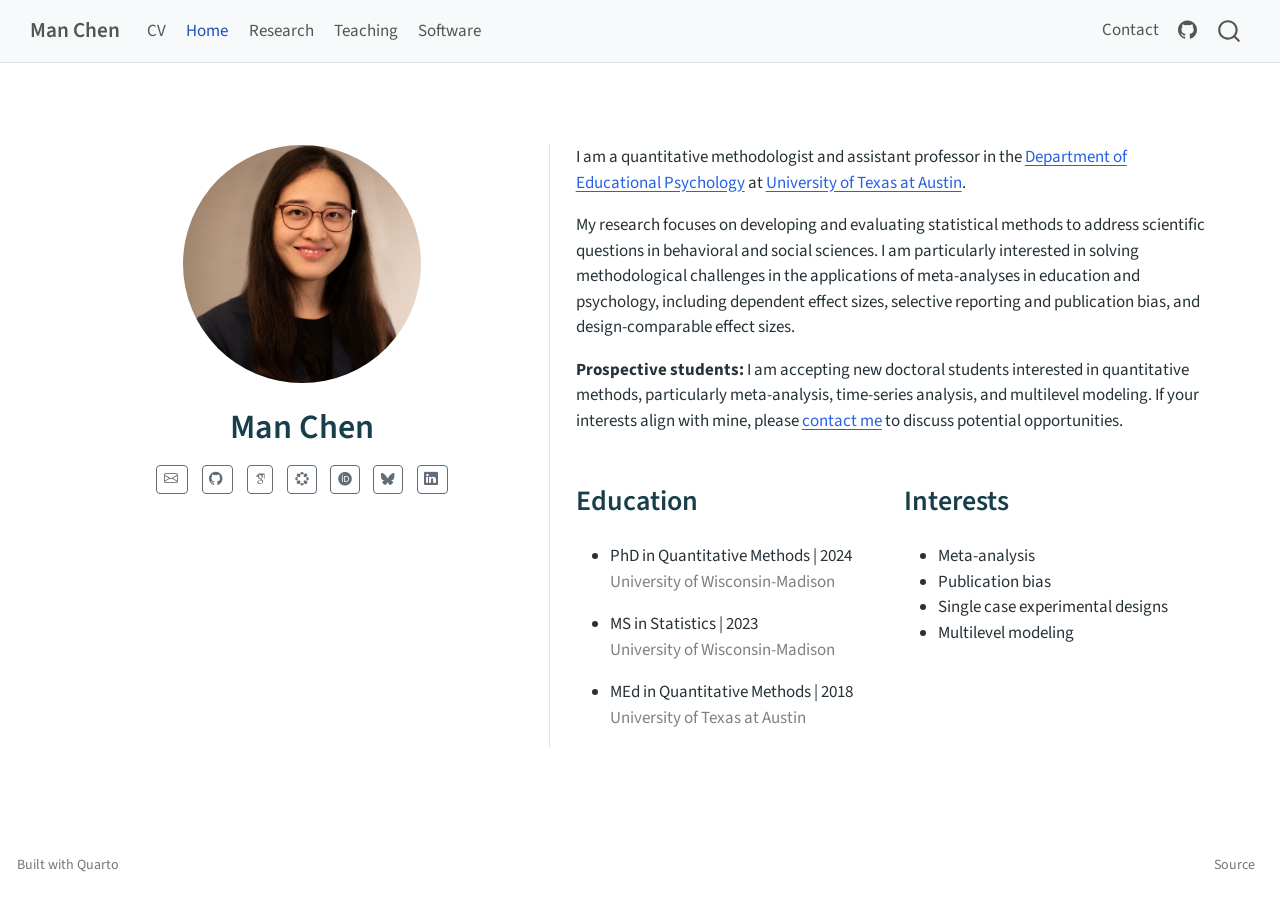
<file: docs/index.html>
<!DOCTYPE html>
<html xmlns="http://www.w3.org/1999/xhtml" lang="en" xml:lang="en"><head>

<meta charset="utf-8">
<meta name="generator" content="quarto-1.10.18">

<meta name="viewport" content="width=device-width, initial-scale=1.0, user-scalable=yes">


<title>Man Chen</title>
<style>
/* Default styles provided by pandoc.
** See https://pandoc.org/MANUAL.html#variables-for-html for config info.
*/
span.smallcaps{font-variant: small-caps;}
div.columns{display: flex; gap: 1.5em;}
div.column{flex: auto;}
@media screen {
div.columns{gap: min(4vw, 1.5em);}
div.column{overflow-x: auto;}
}
div.hanging-indent{margin-left: 1.5em; text-indent: -1.5em;}
ul.task-list{list-style: none;}
ul.task-list li input[type="checkbox"] {
  width: 0.8em;
  margin: 0 0.8em 0.2em -1em; /* quarto-specific, see https://github.com/quarto-dev/quarto-cli/issues/4556 */ 
  vertical-align: middle;
}
</style>


<script src="site_libs/quarto-nav/quarto-nav.js"></script>
<script src="site_libs/quarto-nav/headroom.min.js"></script>
<script src="site_libs/clipboard/clipboard.min.js"></script>
<script src="site_libs/quarto-search/autocomplete.umd.js"></script>
<script src="site_libs/quarto-search/fuse.min.js"></script>
<script src="site_libs/quarto-search/quarto-search.js"></script>
<meta name="quarto:offset" content="./">
<script src="site_libs/quarto-html/quarto.js" type="module"></script>
<script src="site_libs/quarto-html/tabsets/tabsets.js" type="module"></script>
<script src="site_libs/quarto-html/popper.min.js"></script>
<script src="site_libs/quarto-html/tippy.umd.min.js"></script>
<link href="site_libs/quarto-html/tippy.css" rel="stylesheet">
<link href="site_libs/quarto-html/quarto-syntax-highlighting-64a204ab8560d761af7679ceaba22944.css" rel="stylesheet" id="quarto-text-highlighting-styles">
<script src="site_libs/bootstrap/bootstrap.min.js"></script>
<link href="site_libs/bootstrap/bootstrap-icons.css" rel="stylesheet">
<link href="site_libs/bootstrap/bootstrap-ea1971949f186b5d7ecce1fd3cf000e4.min.css" rel="stylesheet" append-hash="true" id="quarto-bootstrap" data-mode="light">
<link href="site_libs/quarto-contrib/academicons-1.9.4/all.css" rel="stylesheet">
<link href="site_libs/quarto-contrib/academicons-1.9.4/size.css" rel="stylesheet">
<link href="site_libs/quarto-contrib/fontawesome6-6.7.2/all.min.css" rel="stylesheet">
<link href="site_libs/quarto-contrib/fontawesome6-6.7.2/latex-fontsize.css" rel="stylesheet">
<script id="quarto-search-options" type="application/json">{
  "location": "navbar",
  "copy-button": false,
  "collapse-after": 3,
  "panel-placement": "end",
  "type": "overlay",
  "limit": 50,
  "keyboard-shortcut": [
    "f",
    "/",
    "s"
  ],
  "show-item-context": false,
  "language": {
    "search-no-results-text": "No results",
    "search-matching-documents-text": "matching documents",
    "search-copy-link-title": "Copy link to search",
    "search-hide-matches-text": "Hide additional matches",
    "search-more-match-text": "more match in this document",
    "search-more-matches-text": "more matches in this document",
    "search-clear-button-title": "Clear",
    "search-text-placeholder": "",
    "search-detached-cancel-button-title": "Cancel",
    "search-submit-button-title": "Submit",
    "search-label": "Search"
  }
}</script>


<link rel="stylesheet" href="styles.css">
</head>

<body class="nav-fixed quarto-light">

<div id="quarto-search-results"></div>
  <header id="quarto-header" class="headroom fixed-top">
    <nav class="navbar navbar-expand-lg " data-bs-theme="dark">
      <div class="navbar-container container-fluid">
      <div class="navbar-brand-container mx-auto">
    <a class="navbar-brand" href="./index.html">
    <span class="navbar-title">Man Chen</span>
    </a>
  </div>
            <div id="quarto-search" class="" title="Search"></div>
          <button class="navbar-toggler" type="button" data-bs-toggle="collapse" data-bs-target="#navbarCollapse" aria-controls="navbarCollapse" role="menu" aria-expanded="false" aria-label="Toggle navigation" onclick="if (window.quartoToggleHeadroom) { window.quartoToggleHeadroom(); }">
  <span class="navbar-toggler-icon"></span>
</button>
          <div class="collapse navbar-collapse" id="navbarCollapse">
            <ul class="navbar-nav navbar-nav-scroll me-auto">
  <li class="nav-item">
    <a class="nav-link" href="./files/Chen-CV-Github.pdf"> 
<span class="menu-text">CV</span></a>
  </li>  
  <li class="nav-item">
    <a class="nav-link active" href="./index.html" aria-current="page"> 
<span class="menu-text">Home</span></a>
  </li>  
  <li class="nav-item">
    <a class="nav-link" href="./publications/index.html"> 
<span class="menu-text">Research</span></a>
  </li>  
  <li class="nav-item">
    <a class="nav-link" href="./teaching/index.html"> 
<span class="menu-text">Teaching</span></a>
  </li>  
  <li class="nav-item">
    <a class="nav-link" href="./software/index.html"> 
<span class="menu-text">Software</span></a>
  </li>  
</ul>
            <ul class="navbar-nav navbar-nav-scroll ms-auto">
  <li class="nav-item">
    <a class="nav-link" href="./contact.html"> 
<span class="menu-text">Contact</span></a>
  </li>  
  <li class="nav-item compact">
    <a class="nav-link" href="https://github.com/manchen07"> <i class="bi bi-github" role="img" aria-label="GitHub profile">
</i> 
<span class="menu-text"></span></a>
  </li>  
</ul>
          </div> <!-- /navcollapse -->
            <div class="quarto-navbar-tools">
</div>
      </div> <!-- /container-fluid -->
    </nav>
</header>
<!-- content -->
<div id="quarto-content" class="quarto-container page-columns page-rows-contents page-layout-full page-navbar">
<!-- sidebar -->
<!-- margin-sidebar -->
    
<!-- main -->
<main class="content column-page" id="quarto-document-content">




<div class="quarto-about-trestles column-page">
  <div class="about-entity">
    <img src="chen.jpg" class="about-image
  round " style="height: 14em; width: 14em;">
<header id="title-block-header" class="quarto-title-block default">
<div class="quarto-title">
<h1 class="title">Man Chen</h1>
</div>
<div class="quarto-title-meta column-page">
  </div>
</header>
    <div class="about-links">
  <a href="mailto:man.chen@austin.utexas.edu" class="about-link" rel="" target="">
    <i class="bi bi-envelope"></i>
     <span class="about-link-text"></span>
  </a>
  <a href="https://github.com/manchen07" class="about-link" rel="" target="">
    <i class="bi bi-github"></i>
     <span class="about-link-text"></span>
  </a>
  <a href="https://scholar.google.com/citations?user=p9uPycYAAAAJ" class="about-link" rel="" target="">
     <span class="about-link-text"><i class="ai  ai-google-scholar" aria-label="google-scholar"></i></span>
  </a>
  <a href="https://osf.io/cz7q9/" class="about-link" rel="" target="">
     <span class="about-link-text"><i class="ai  ai-osf" aria-label="osf"></i></span>
  </a>
  <a href="https://orcid.org/0000-0002-8202-393X" class="about-link" rel="" target="">
     <span class="about-link-text"><i class="ai  ai-orcid" aria-label="orcid"></i></span>
  </a>
  <a href="https://bsky.app/profile/man-chen.bsky.social" class="about-link" rel="" target="">
     <span class="about-link-text"><i class="fa-brands fa-bluesky" aria-label="bluesky"></i></span>
  </a>
  <a href="https://www.linkedin.com/in/man-chen-256b32138" class="about-link" rel="" target="">
    <i class="bi bi-linkedin"></i>
     <span class="about-link-text"></span>
  </a>
</div>
  </div>
  <div class="about-contents"><div id="about">
<p>I am a quantitative methodologist and assistant professor in the <a href="https://education.utexas.edu/departments/educational-psychology/">Department of Educational Psychology</a> at <a href="https://www.utexas.edu/">University of Texas at Austin</a>.</p>
<p>My research focuses on developing and evaluating statistical methods to address scientific questions in behavioral and social sciences. I am particularly interested in solving methodological challenges in the applications of meta-analyses in education and psychology, including dependent effect sizes, selective reporting and publication bias, and design-comparable effect sizes.</p>
<p><strong>Prospective students:</strong> I am accepting new doctoral students interested in quantitative methods, particularly meta-analysis, time-series analysis, and multilevel modeling. If your interests align with mine, please <a href="mailto:man.chen@austin.utexas.edu">contact me</a> to discuss potential opportunities.</p>
<div class="grid">
<section id="education" class="level2 g-col-6">
<h2 data-anchor-id="education">Education</h2>
<ul>
<li><p>PhD in Quantitative Methods | 2024 <br> <span style="color:gray;">University of Wisconsin-Madison</span></p></li>
<li><p>MS in Statistics | 2023 <br> <span style="color:gray;">University of Wisconsin-Madison</span></p></li>
<li><p>MEd in Quantitative Methods | 2018 <br> <span style="color:gray;">University of Texas at Austin</span></p></li>
</ul>
</section>
<section id="interests" class="level2 g-col-6">
<h2 data-anchor-id="interests">Interests</h2>
<ul>
<li>Meta-analysis</li>
<li>Publication bias</li>
<li>Single case experimental designs</li>
<li>Multilevel modeling</li>
</ul>
</section>
</div>
</div></div>
</div>





</main> <!-- /main -->
<script id="quarto-html-after-body" type="application/javascript">
  window.document.addEventListener("DOMContentLoaded", function (event) {
    const isCodeAnnotation = (el) => {
      for (const clz of el.classList) {
        if (clz.startsWith('code-annotation-')) {                     
          return true;
        }
      }
      return false;
    }
    const onCopySuccess = function(e) {
      // button target
      const button = e.trigger;
      // don't keep focus
      button.blur();
      // flash "checked"
      button.classList.add('code-copy-button-checked');
      var currentTitle = button.getAttribute("title");
      button.setAttribute("title", "Copied!");
      let tooltip;
      if (window.bootstrap) {
        button.setAttribute("data-bs-toggle", "tooltip");
        button.setAttribute("data-bs-placement", "left");
        button.setAttribute("data-bs-title", "Copied!");
        tooltip = new bootstrap.Tooltip(button, 
          { trigger: "manual", 
            customClass: "code-copy-button-tooltip",
            offset: [0, -8]});
        tooltip.show();    
      }
      setTimeout(function() {
        if (tooltip) {
          tooltip.hide();
          button.removeAttribute("data-bs-title");
          button.removeAttribute("data-bs-toggle");
          button.removeAttribute("data-bs-placement");
        }
        button.setAttribute("title", currentTitle);
        button.classList.remove('code-copy-button-checked');
      }, 1000);
      // clear code selection
      e.clearSelection();
    }
    const getTextToCopy = function(trigger) {
      const outerScaffold = trigger.parentElement.cloneNode(true);
      const codeEl = outerScaffold.querySelector('code');
      for (const childEl of codeEl.children) {
        if (isCodeAnnotation(childEl)) {
          childEl.remove();
        }
      }
      return codeEl.innerText;
    }
    const clipboard = new window.ClipboardJS('.code-copy-button:not([data-in-quarto-modal])', {
      text: getTextToCopy
    });
    clipboard.on('success', onCopySuccess);
    if (window.document.getElementById('quarto-embedded-source-code-modal')) {
      const clipboardModal = new window.ClipboardJS('.code-copy-button[data-in-quarto-modal]', {
        text: getTextToCopy,
        container: window.document.getElementById('quarto-embedded-source-code-modal')
      });
      clipboardModal.on('success', onCopySuccess);
    }
      var localhostRegex = new RegExp(/^(?:http|https):\/\/localhost\:?[0-9]*\//);
      var mailtoRegex = new RegExp(/^mailto:/);
        var filterRegex = new RegExp("https:\/\/manchenqm\.com\/");
      var isInternal = (href) => {
          return filterRegex.test(href) || localhostRegex.test(href) || mailtoRegex.test(href);
      }
      // Inspect non-navigation links and adorn them if external
     var links = window.document.querySelectorAll('a[href]:not(.nav-link):not(.navbar-brand):not(.toc-action):not(.sidebar-link):not(.sidebar-item-toggle):not(.pagination-link):not(.no-external):not([aria-hidden]):not(.dropdown-item):not(.quarto-navigation-tool):not(.about-link)');
      for (var i=0; i<links.length; i++) {
        const link = links[i];
        if (!isInternal(link.href)) {
          // undo the damage that might have been done by quarto-nav.js in the case of
          // links that we want to consider external
          if (link.dataset.originalHref !== undefined) {
            link.href = link.dataset.originalHref;
          }
            // target, if specified
            link.setAttribute("target", "_blank");
            if (link.getAttribute("rel") === null) {
              link.setAttribute("rel", "noopener");
            }
        }
      }
    function tippyHover(el, contentFn, onTriggerFn, onUntriggerFn) {
      const config = {
        allowHTML: true,
        maxWidth: 500,
        delay: 100,
        arrow: false,
        appendTo: function(el) {
            return el.parentElement;
        },
        interactive: true,
        interactiveBorder: 10,
        theme: 'quarto',
        placement: 'bottom-start',
      };
      if (contentFn) {
        config.content = contentFn;
      }
      if (onTriggerFn) {
        config.onTrigger = onTriggerFn;
      }
      if (onUntriggerFn) {
        config.onUntrigger = onUntriggerFn;
      }
      window.tippy(el, config); 
    }
    const noterefs = window.document.querySelectorAll('a[role="doc-noteref"]');
    for (var i=0; i<noterefs.length; i++) {
      const ref = noterefs[i];
      tippyHover(ref, function() {
        // use id or data attribute instead here
        let href = ref.getAttribute('data-footnote-href') || ref.getAttribute('href');
        try { href = new URL(href).hash; } catch {}
        const id = href.replace(/^#\/?/, "");
        const note = window.document.getElementById(id);
        if (note) {
          return note.innerHTML;
        } else {
          return "";
        }
      });
    }
    const xrefs = window.document.querySelectorAll('a.quarto-xref');
    const processXRef = (id, note) => {
      // Strip column container classes
      const stripColumnClz = (el) => {
        el.classList.remove("page-full", "page-columns");
        if (el.children) {
          for (const child of el.children) {
            stripColumnClz(child);
          }
        }
      }
      stripColumnClz(note)
      if (id === null || id.startsWith('sec-')) {
        // Special case sections, only their first couple elements
        const container = document.createElement("div");
        if (note.children && note.children.length > 2) {
          container.appendChild(note.children[0].cloneNode(true));
          for (let i = 1; i < note.children.length; i++) {
            const child = note.children[i];
            if (child.tagName === "P" && child.innerText === "") {
              continue;
            } else {
              container.appendChild(child.cloneNode(true));
              break;
            }
          }
          if (window.Quarto?.typesetMath) {
            window.Quarto.typesetMath(container);
          }
          return container.innerHTML
        } else {
          if (window.Quarto?.typesetMath) {
            window.Quarto.typesetMath(note);
          }
          return note.innerHTML;
        }
      } else {
        // Remove any anchor links if they are present
        const anchorLink = note.querySelector('a.anchorjs-link');
        if (anchorLink) {
          anchorLink.remove();
        }
        if (window.Quarto?.typesetMath) {
          window.Quarto.typesetMath(note);
        }
        if (note.classList.contains("callout")) {
          return note.outerHTML;
        } else {
          return note.innerHTML;
        }
      }
    }
    for (var i=0; i<xrefs.length; i++) {
      const xref = xrefs[i];
      tippyHover(xref, undefined, function(instance) {
        instance.disable();
        let url = xref.getAttribute('href');
        let hash = undefined; 
        if (url.startsWith('#')) {
          hash = url;
        } else {
          try { hash = new URL(url).hash; } catch {}
        }
        if (hash) {
          const id = hash.replace(/^#\/?/, "");
          const note = window.document.getElementById(id);
          if (note !== null) {
            try {
              const html = processXRef(id, note.cloneNode(true));
              instance.setContent(html);
            } finally {
              instance.enable();
              instance.show();
            }
          } else {
            // See if we can fetch this
            fetch(url.split('#')[0])
            .then(res => res.text())
            .then(html => {
              const parser = new DOMParser();
              const htmlDoc = parser.parseFromString(html, "text/html");
              const note = htmlDoc.getElementById(id);
              if (note !== null) {
                const html = processXRef(id, note);
                instance.setContent(html);
              } 
            }).finally(() => {
              instance.enable();
              instance.show();
            });
          }
        } else {
          // See if we can fetch a full url (with no hash to target)
          // This is a special case and we should probably do some content thinning / targeting
          fetch(url)
          .then(res => res.text())
          .then(html => {
            const parser = new DOMParser();
            const htmlDoc = parser.parseFromString(html, "text/html");
            const note = htmlDoc.querySelector('main.content');
            if (note !== null) {
              // This should only happen for chapter cross references
              // (since there is no id in the URL)
              // remove the first header
              if (note.children.length > 0 && note.children[0].tagName === "HEADER") {
                note.children[0].remove();
              }
              const html = processXRef(null, note);
              instance.setContent(html);
            } 
          }).finally(() => {
            instance.enable();
            instance.show();
          });
        }
      }, function(instance) {
      });
    }
        let selectedAnnoteEl;
        const selectorForAnnotation = ( cell, annotation) => {
          let cellAttr = 'data-code-cell="' + cell + '"';
          let lineAttr = 'data-code-annotation="' +  annotation + '"';
          const selector = 'span[' + cellAttr + '][' + lineAttr + ']';
          return selector;
        }
        const selectCodeLines = (annoteEl) => {
          const doc = window.document;
          const targetCell = annoteEl.getAttribute("data-target-cell");
          const targetAnnotation = annoteEl.getAttribute("data-target-annotation");
          const annoteSpan = window.document.querySelector(selectorForAnnotation(targetCell, targetAnnotation));
          const lines = annoteSpan.getAttribute("data-code-lines").split(",");
          const lineIds = lines.map((line) => {
            return targetCell + "-" + line;
          })
          let top = null;
          let height = null;
          let parent = null;
          if (lineIds.length > 0) {
              //compute the position of the single el (top and bottom and make a div)
              const el = window.document.getElementById(lineIds[0]);
              top = el.offsetTop;
              height = el.offsetHeight;
              parent = el.parentElement.parentElement;
            if (lineIds.length > 1) {
              const lastEl = window.document.getElementById(lineIds[lineIds.length - 1]);
              const bottom = lastEl.offsetTop + lastEl.offsetHeight;
              height = bottom - top;
            }
            if (top !== null && height !== null && parent !== null) {
              // cook up a div (if necessary) and position it 
              let div = window.document.getElementById("code-annotation-line-highlight");
              if (div === null) {
                div = window.document.createElement("div");
                div.setAttribute("id", "code-annotation-line-highlight");
                div.style.position = 'absolute';
                parent.appendChild(div);
              }
              div.style.top = top - 2 + "px";
              div.style.height = height + 4 + "px";
              div.style.left = 0;
              let gutterDiv = window.document.getElementById("code-annotation-line-highlight-gutter");
              if (gutterDiv === null) {
                gutterDiv = window.document.createElement("div");
                gutterDiv.setAttribute("id", "code-annotation-line-highlight-gutter");
                gutterDiv.style.position = 'absolute';
                const codeCell = window.document.getElementById(targetCell);
                const gutter = codeCell.querySelector('.code-annotation-gutter');
                gutter.appendChild(gutterDiv);
              }
              gutterDiv.style.top = top - 2 + "px";
              gutterDiv.style.height = height + 4 + "px";
            }
            selectedAnnoteEl = annoteEl;
          }
        };
        const unselectCodeLines = () => {
          const elementsIds = ["code-annotation-line-highlight", "code-annotation-line-highlight-gutter"];
          elementsIds.forEach((elId) => {
            const div = window.document.getElementById(elId);
            if (div) {
              div.remove();
            }
          });
          selectedAnnoteEl = undefined;
        };
          // Handle positioning of the toggle
      window.addEventListener(
        "resize",
        throttle(() => {
          elRect = undefined;
          if (selectedAnnoteEl) {
            selectCodeLines(selectedAnnoteEl);
          }
        }, 10)
      );
      function throttle(fn, ms) {
      let throttle = false;
      let timer;
        return (...args) => {
          if(!throttle) { // first call gets through
              fn.apply(this, args);
              throttle = true;
          } else { // all the others get throttled
              if(timer) clearTimeout(timer); // cancel #2
              timer = setTimeout(() => {
                fn.apply(this, args);
                timer = throttle = false;
              }, ms);
          }
        };
      }
        // Attach click handler to the DT
        const annoteDls = window.document.querySelectorAll('dt[data-target-cell]');
        for (const annoteDlNode of annoteDls) {
          annoteDlNode.addEventListener('click', (event) => {
            const clickedEl = event.target;
            if (clickedEl !== selectedAnnoteEl) {
              unselectCodeLines();
              const activeEl = window.document.querySelector('dt[data-target-cell].code-annotation-active');
              if (activeEl) {
                activeEl.classList.remove('code-annotation-active');
              }
              selectCodeLines(clickedEl);
              clickedEl.classList.add('code-annotation-active');
            } else {
              // Unselect the line
              unselectCodeLines();
              clickedEl.classList.remove('code-annotation-active');
            }
          });
        }
    const findCites = (el) => {
      const parentEl = el.parentElement;
      if (parentEl) {
        const cites = parentEl.dataset.cites;
        if (cites) {
          return {
            el,
            cites: cites.split(' ')
          };
        } else {
          return findCites(el.parentElement)
        }
      } else {
        return undefined;
      }
    };
    var bibliorefs = window.document.querySelectorAll('a[role="doc-biblioref"]');
    for (var i=0; i<bibliorefs.length; i++) {
      const ref = bibliorefs[i];
      const citeInfo = findCites(ref);
      if (citeInfo) {
        tippyHover(citeInfo.el, function() {
          var popup = window.document.createElement('div');
          citeInfo.cites.forEach(function(cite) {
            var citeDiv = window.document.createElement('div');
            citeDiv.classList.add('hanging-indent');
            citeDiv.classList.add('csl-entry');
            var biblioDiv = window.document.getElementById('ref-' + cite);
            if (biblioDiv) {
              citeDiv.innerHTML = biblioDiv.innerHTML;
            }
            popup.appendChild(citeDiv);
          });
          return popup.innerHTML;
        });
      }
    }
  });
  </script>
</div> <!-- /content -->
<footer class="footer">
  <div class="nav-footer">
    <div class="nav-footer-left">
<p>Built with Quarto</p>
</div>   
    <div class="nav-footer-center">
      &nbsp;
    </div>
    <div class="nav-footer-right">
      <ul class="footer-items list-unstyled">
    <li class="nav-item">
    <a class="nav-link" href="https://github.com/manchen07/manchen">
<p>Source</p>
</a>
  </li>  
</ul>
    </div>
  </div>
</footer>




</body></html>
</file>
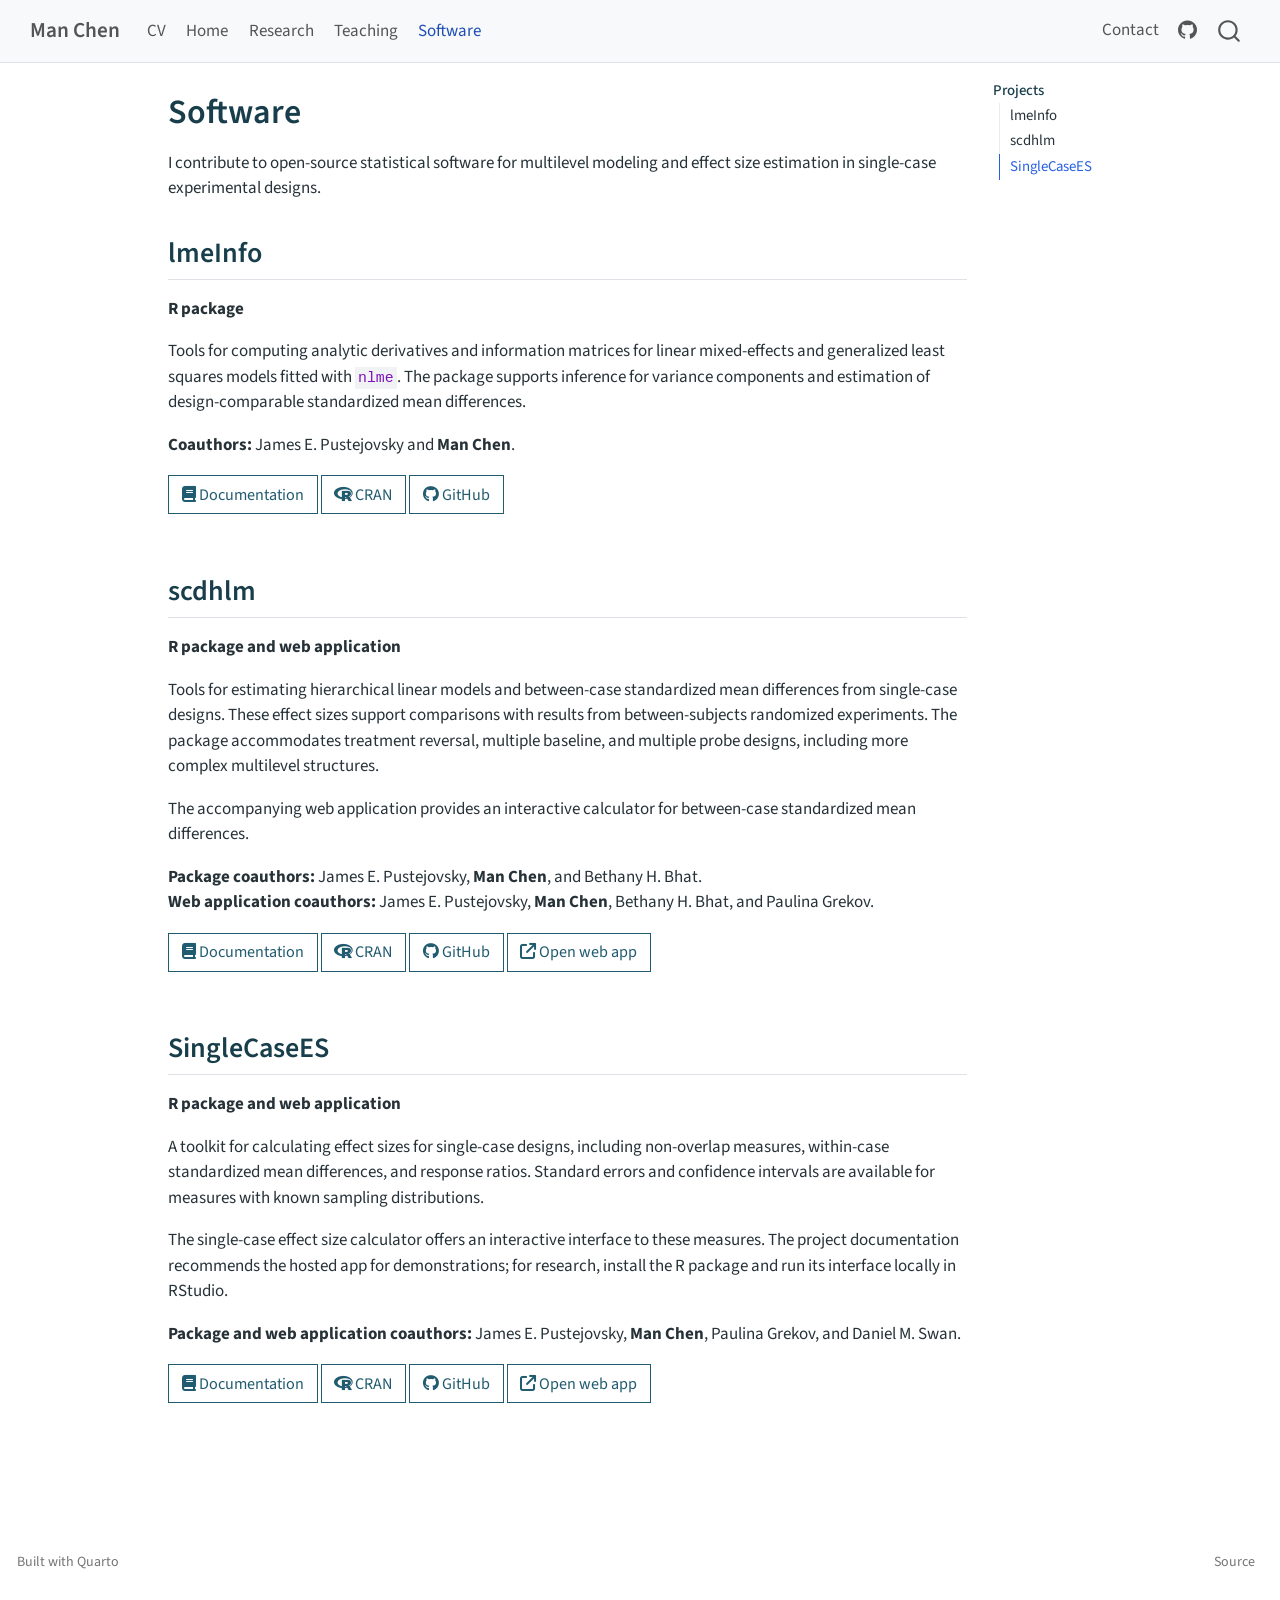
<file: docs/software/index.html>
<!DOCTYPE html>
<html xmlns="http://www.w3.org/1999/xhtml" lang="en" xml:lang="en"><head>

<meta charset="utf-8">
<meta name="generator" content="quarto-1.10.18">

<meta name="viewport" content="width=device-width, initial-scale=1.0, user-scalable=yes">


<title>Software – Man Chen</title>
<style>
/* Default styles provided by pandoc.
** See https://pandoc.org/MANUAL.html#variables-for-html for config info.
*/
span.smallcaps{font-variant: small-caps;}
div.columns{display: flex; gap: 1.5em;}
div.column{flex: auto;}
@media screen {
div.columns{gap: min(4vw, 1.5em);}
div.column{overflow-x: auto;}
}
div.hanging-indent{margin-left: 1.5em; text-indent: -1.5em;}
ul.task-list{list-style: none;}
ul.task-list li input[type="checkbox"] {
  width: 0.8em;
  margin: 0 0.8em 0.2em -1em; /* quarto-specific, see https://github.com/quarto-dev/quarto-cli/issues/4556 */ 
  vertical-align: middle;
}
</style>


<script src="../site_libs/quarto-nav/quarto-nav.js"></script>
<script src="../site_libs/quarto-nav/headroom.min.js"></script>
<script src="../site_libs/clipboard/clipboard.min.js"></script>
<script src="../site_libs/quarto-search/autocomplete.umd.js"></script>
<script src="../site_libs/quarto-search/fuse.min.js"></script>
<script src="../site_libs/quarto-search/quarto-search.js"></script>
<meta name="quarto:offset" content="../">
<script src="../site_libs/quarto-html/quarto.js" type="module"></script>
<script src="../site_libs/quarto-html/tabsets/tabsets.js" type="module"></script>
<script src="../site_libs/quarto-html/popper.min.js"></script>
<script src="../site_libs/quarto-html/tippy.umd.min.js"></script>
<script src="../site_libs/quarto-html/anchor.min.js"></script>
<link href="../site_libs/quarto-html/tippy.css" rel="stylesheet">
<link href="../site_libs/quarto-html/quarto-syntax-highlighting-64a204ab8560d761af7679ceaba22944.css" rel="stylesheet" id="quarto-text-highlighting-styles">
<script src="../site_libs/bootstrap/bootstrap.min.js"></script>
<link href="../site_libs/bootstrap/bootstrap-icons.css" rel="stylesheet">
<link href="../site_libs/bootstrap/bootstrap-ea1971949f186b5d7ecce1fd3cf000e4.min.css" rel="stylesheet" append-hash="true" id="quarto-bootstrap" data-mode="light">
<link href="../site_libs/quarto-contrib/fontawesome6-6.7.2/all.min.css" rel="stylesheet">
<link href="../site_libs/quarto-contrib/fontawesome6-6.7.2/latex-fontsize.css" rel="stylesheet">
<script id="quarto-search-options" type="application/json">{
  "location": "navbar",
  "copy-button": false,
  "collapse-after": 3,
  "panel-placement": "end",
  "type": "overlay",
  "limit": 50,
  "keyboard-shortcut": [
    "f",
    "/",
    "s"
  ],
  "show-item-context": false,
  "language": {
    "search-no-results-text": "No results",
    "search-matching-documents-text": "matching documents",
    "search-copy-link-title": "Copy link to search",
    "search-hide-matches-text": "Hide additional matches",
    "search-more-match-text": "more match in this document",
    "search-more-matches-text": "more matches in this document",
    "search-clear-button-title": "Clear",
    "search-text-placeholder": "",
    "search-detached-cancel-button-title": "Cancel",
    "search-submit-button-title": "Submit",
    "search-label": "Search"
  }
}</script>


<link rel="stylesheet" href="../styles.css">
</head>

<body class="nav-fixed quarto-light">

<div id="quarto-search-results"></div>
  <header id="quarto-header" class="headroom fixed-top">
    <nav class="navbar navbar-expand-lg " data-bs-theme="dark">
      <div class="navbar-container container-fluid">
      <div class="navbar-brand-container mx-auto">
    <a class="navbar-brand" href="../index.html">
    <span class="navbar-title">Man Chen</span>
    </a>
  </div>
            <div id="quarto-search" class="" title="Search"></div>
          <button class="navbar-toggler" type="button" data-bs-toggle="collapse" data-bs-target="#navbarCollapse" aria-controls="navbarCollapse" role="menu" aria-expanded="false" aria-label="Toggle navigation" onclick="if (window.quartoToggleHeadroom) { window.quartoToggleHeadroom(); }">
  <span class="navbar-toggler-icon"></span>
</button>
          <div class="collapse navbar-collapse" id="navbarCollapse">
            <ul class="navbar-nav navbar-nav-scroll me-auto">
  <li class="nav-item">
    <a class="nav-link" href="../files/Chen-CV-Github.pdf"> 
<span class="menu-text">CV</span></a>
  </li>  
  <li class="nav-item">
    <a class="nav-link" href="../index.html"> 
<span class="menu-text">Home</span></a>
  </li>  
  <li class="nav-item">
    <a class="nav-link" href="../publications/index.html"> 
<span class="menu-text">Research</span></a>
  </li>  
  <li class="nav-item">
    <a class="nav-link" href="../teaching/index.html"> 
<span class="menu-text">Teaching</span></a>
  </li>  
  <li class="nav-item">
    <a class="nav-link active" href="../software/index.html" aria-current="page"> 
<span class="menu-text">Software</span></a>
  </li>  
</ul>
            <ul class="navbar-nav navbar-nav-scroll ms-auto">
  <li class="nav-item">
    <a class="nav-link" href="../contact.html"> 
<span class="menu-text">Contact</span></a>
  </li>  
  <li class="nav-item compact">
    <a class="nav-link" href="https://github.com/manchen07"> <i class="bi bi-github" role="img" aria-label="GitHub profile">
</i> 
<span class="menu-text"></span></a>
  </li>  
</ul>
          </div> <!-- /navcollapse -->
            <div class="quarto-navbar-tools">
</div>
      </div> <!-- /container-fluid -->
    </nav>
</header>
<!-- content -->
<div id="quarto-content" class="quarto-container page-columns page-rows-contents page-layout-article page-navbar">
<!-- sidebar -->
<!-- margin-sidebar -->
    <div id="quarto-margin-sidebar" class="sidebar margin-sidebar">
        <nav id="TOC" role="doc-toc" class="toc-active">
    <h2 id="toc-title">Projects</h2>
   
  <ul>
  <li><a href="#lmeinfo" id="toc-lmeinfo" class="nav-link active" data-scroll-target="#lmeinfo">lmeInfo</a></li>
  <li><a href="#scdhlm" id="toc-scdhlm" class="nav-link" data-scroll-target="#scdhlm">scdhlm</a></li>
  <li><a href="#singlecasees" id="toc-singlecasees" class="nav-link" data-scroll-target="#singlecasees">SingleCaseES</a></li>
  </ul>
</nav>
    </div>
<!-- main -->
<main class="content" id="quarto-document-content">

<header id="title-block-header" class="quarto-title-block default">
<div class="quarto-title">
<h1 class="title">Software</h1>
</div>



<div class="quarto-title-meta">

    
  
    
  </div>
  


</header>


<p>I contribute to open-source statistical software for multilevel modeling and effect size estimation in single-case experimental designs.</p>
<section id="lmeinfo" class="level2">
<h2 class="anchored" data-anchor-id="lmeinfo">lmeInfo</h2>
<p><strong>R package</strong></p>
<p>Tools for computing analytic derivatives and information matrices for linear mixed-effects and generalized least squares models fitted with <code>nlme</code>. The package supports inference for variance components and estimation of design-comparable standardized mean differences.</p>
<p><strong>Coauthors:</strong> James E. Pustejovsky and <strong>Man Chen</strong>.</p>
<div class="software-links">
<p><a href="https://jepusto.github.io/lmeInfo/" class="btn btn-outline-primary"><i class="fa-solid fa-book" aria-label="book"></i> Documentation</a> <a href="https://cran.r-project.org/package=lmeInfo" class="btn btn-outline-primary"><i class="fa-brands fa-r-project" aria-label="r-project"></i> CRAN</a> <a href="https://github.com/jepusto/lmeInfo" class="btn btn-outline-primary"><i class="fa-brands fa-github" aria-label="github"></i> GitHub</a></p>
</div>
</section>
<section id="scdhlm" class="level2">
<h2 class="anchored" data-anchor-id="scdhlm">scdhlm</h2>
<p><strong>R package and web application</strong></p>
<p>Tools for estimating hierarchical linear models and between-case standardized mean differences from single-case designs. These effect sizes support comparisons with results from between-subjects randomized experiments. The package accommodates treatment reversal, multiple baseline, and multiple probe designs, including more complex multilevel structures.</p>
<p>The accompanying web application provides an interactive calculator for between-case standardized mean differences.</p>
<p><strong>Package coauthors:</strong> James E. Pustejovsky, <strong>Man Chen</strong>, and Bethany H. Bhat.<br>
<strong>Web application coauthors:</strong> James E. Pustejovsky, <strong>Man Chen</strong>, Bethany H. Bhat, and Paulina Grekov.</p>
<div class="software-links">
<p><a href="https://jepusto.github.io/scdhlm/" class="btn btn-outline-primary"><i class="fa-solid fa-book" aria-label="book"></i> Documentation</a> <a href="https://cran.r-project.org/package=scdhlm" class="btn btn-outline-primary"><i class="fa-brands fa-r-project" aria-label="r-project"></i> CRAN</a> <a href="https://github.com/jepusto/scdhlm" class="btn btn-outline-primary"><i class="fa-brands fa-github" aria-label="github"></i> GitHub</a> <a href="https://jepusto.shinyapps.io/scdhlm/" class="btn btn-outline-primary"><i class="fa-solid fa-arrow-up-right-from-square" aria-label="arrow-up-right-from-square"></i> Open web app</a></p>
</div>
</section>
<section id="singlecasees" class="level2">
<h2 class="anchored" data-anchor-id="singlecasees">SingleCaseES</h2>
<p><strong>R package and web application</strong></p>
<p>A toolkit for calculating effect sizes for single-case designs, including non-overlap measures, within-case standardized mean differences, and response ratios. Standard errors and confidence intervals are available for measures with known sampling distributions.</p>
<p>The single-case effect size calculator offers an interactive interface to these measures. The project documentation recommends the hosted app for demonstrations; for research, install the R package and run its interface locally in RStudio.</p>
<p><strong>Package and web application coauthors:</strong> James E. Pustejovsky, <strong>Man Chen</strong>, Paulina Grekov, and Daniel M. Swan.</p>
<div class="software-links">
<p><a href="https://jepusto.github.io/SingleCaseES/" class="btn btn-outline-primary"><i class="fa-solid fa-book" aria-label="book"></i> Documentation</a> <a href="https://cran.r-project.org/package=SingleCaseES" class="btn btn-outline-primary"><i class="fa-brands fa-r-project" aria-label="r-project"></i> CRAN</a> <a href="https://github.com/jepusto/SingleCaseES" class="btn btn-outline-primary"><i class="fa-brands fa-github" aria-label="github"></i> GitHub</a> <a href="https://jepusto.shinyapps.io/SCD-effect-sizes/" class="btn btn-outline-primary"><i class="fa-solid fa-arrow-up-right-from-square" aria-label="arrow-up-right-from-square"></i> Open web app</a></p>
</div>


</section>

</main> <!-- /main -->
<script id="quarto-html-after-body" type="application/javascript">
  window.document.addEventListener("DOMContentLoaded", function (event) {
    const icon = "";
    const anchorJS = new window.AnchorJS();
    anchorJS.options = {
      placement: 'right',
      icon: icon
    };
    anchorJS.add('.anchored');
    const isCodeAnnotation = (el) => {
      for (const clz of el.classList) {
        if (clz.startsWith('code-annotation-')) {                     
          return true;
        }
      }
      return false;
    }
    const onCopySuccess = function(e) {
      // button target
      const button = e.trigger;
      // don't keep focus
      button.blur();
      // flash "checked"
      button.classList.add('code-copy-button-checked');
      var currentTitle = button.getAttribute("title");
      button.setAttribute("title", "Copied!");
      let tooltip;
      if (window.bootstrap) {
        button.setAttribute("data-bs-toggle", "tooltip");
        button.setAttribute("data-bs-placement", "left");
        button.setAttribute("data-bs-title", "Copied!");
        tooltip = new bootstrap.Tooltip(button, 
          { trigger: "manual", 
            customClass: "code-copy-button-tooltip",
            offset: [0, -8]});
        tooltip.show();    
      }
      setTimeout(function() {
        if (tooltip) {
          tooltip.hide();
          button.removeAttribute("data-bs-title");
          button.removeAttribute("data-bs-toggle");
          button.removeAttribute("data-bs-placement");
        }
        button.setAttribute("title", currentTitle);
        button.classList.remove('code-copy-button-checked');
      }, 1000);
      // clear code selection
      e.clearSelection();
    }
    const getTextToCopy = function(trigger) {
      const outerScaffold = trigger.parentElement.cloneNode(true);
      const codeEl = outerScaffold.querySelector('code');
      for (const childEl of codeEl.children) {
        if (isCodeAnnotation(childEl)) {
          childEl.remove();
        }
      }
      return codeEl.innerText;
    }
    const clipboard = new window.ClipboardJS('.code-copy-button:not([data-in-quarto-modal])', {
      text: getTextToCopy
    });
    clipboard.on('success', onCopySuccess);
    if (window.document.getElementById('quarto-embedded-source-code-modal')) {
      const clipboardModal = new window.ClipboardJS('.code-copy-button[data-in-quarto-modal]', {
        text: getTextToCopy,
        container: window.document.getElementById('quarto-embedded-source-code-modal')
      });
      clipboardModal.on('success', onCopySuccess);
    }
      var localhostRegex = new RegExp(/^(?:http|https):\/\/localhost\:?[0-9]*\//);
      var mailtoRegex = new RegExp(/^mailto:/);
        var filterRegex = new RegExp("https:\/\/manchenqm\.com\/");
      var isInternal = (href) => {
          return filterRegex.test(href) || localhostRegex.test(href) || mailtoRegex.test(href);
      }
      // Inspect non-navigation links and adorn them if external
     var links = window.document.querySelectorAll('a[href]:not(.nav-link):not(.navbar-brand):not(.toc-action):not(.sidebar-link):not(.sidebar-item-toggle):not(.pagination-link):not(.no-external):not([aria-hidden]):not(.dropdown-item):not(.quarto-navigation-tool):not(.about-link)');
      for (var i=0; i<links.length; i++) {
        const link = links[i];
        if (!isInternal(link.href)) {
          // undo the damage that might have been done by quarto-nav.js in the case of
          // links that we want to consider external
          if (link.dataset.originalHref !== undefined) {
            link.href = link.dataset.originalHref;
          }
            // target, if specified
            link.setAttribute("target", "_blank");
            if (link.getAttribute("rel") === null) {
              link.setAttribute("rel", "noopener");
            }
        }
      }
    function tippyHover(el, contentFn, onTriggerFn, onUntriggerFn) {
      const config = {
        allowHTML: true,
        maxWidth: 500,
        delay: 100,
        arrow: false,
        appendTo: function(el) {
            return el.parentElement;
        },
        interactive: true,
        interactiveBorder: 10,
        theme: 'quarto',
        placement: 'bottom-start',
      };
      if (contentFn) {
        config.content = contentFn;
      }
      if (onTriggerFn) {
        config.onTrigger = onTriggerFn;
      }
      if (onUntriggerFn) {
        config.onUntrigger = onUntriggerFn;
      }
      window.tippy(el, config); 
    }
    const noterefs = window.document.querySelectorAll('a[role="doc-noteref"]');
    for (var i=0; i<noterefs.length; i++) {
      const ref = noterefs[i];
      tippyHover(ref, function() {
        // use id or data attribute instead here
        let href = ref.getAttribute('data-footnote-href') || ref.getAttribute('href');
        try { href = new URL(href).hash; } catch {}
        const id = href.replace(/^#\/?/, "");
        const note = window.document.getElementById(id);
        if (note) {
          return note.innerHTML;
        } else {
          return "";
        }
      });
    }
    const xrefs = window.document.querySelectorAll('a.quarto-xref');
    const processXRef = (id, note) => {
      // Strip column container classes
      const stripColumnClz = (el) => {
        el.classList.remove("page-full", "page-columns");
        if (el.children) {
          for (const child of el.children) {
            stripColumnClz(child);
          }
        }
      }
      stripColumnClz(note)
      if (id === null || id.startsWith('sec-')) {
        // Special case sections, only their first couple elements
        const container = document.createElement("div");
        if (note.children && note.children.length > 2) {
          container.appendChild(note.children[0].cloneNode(true));
          for (let i = 1; i < note.children.length; i++) {
            const child = note.children[i];
            if (child.tagName === "P" && child.innerText === "") {
              continue;
            } else {
              container.appendChild(child.cloneNode(true));
              break;
            }
          }
          if (window.Quarto?.typesetMath) {
            window.Quarto.typesetMath(container);
          }
          return container.innerHTML
        } else {
          if (window.Quarto?.typesetMath) {
            window.Quarto.typesetMath(note);
          }
          return note.innerHTML;
        }
      } else {
        // Remove any anchor links if they are present
        const anchorLink = note.querySelector('a.anchorjs-link');
        if (anchorLink) {
          anchorLink.remove();
        }
        if (window.Quarto?.typesetMath) {
          window.Quarto.typesetMath(note);
        }
        if (note.classList.contains("callout")) {
          return note.outerHTML;
        } else {
          return note.innerHTML;
        }
      }
    }
    for (var i=0; i<xrefs.length; i++) {
      const xref = xrefs[i];
      tippyHover(xref, undefined, function(instance) {
        instance.disable();
        let url = xref.getAttribute('href');
        let hash = undefined; 
        if (url.startsWith('#')) {
          hash = url;
        } else {
          try { hash = new URL(url).hash; } catch {}
        }
        if (hash) {
          const id = hash.replace(/^#\/?/, "");
          const note = window.document.getElementById(id);
          if (note !== null) {
            try {
              const html = processXRef(id, note.cloneNode(true));
              instance.setContent(html);
            } finally {
              instance.enable();
              instance.show();
            }
          } else {
            // See if we can fetch this
            fetch(url.split('#')[0])
            .then(res => res.text())
            .then(html => {
              const parser = new DOMParser();
              const htmlDoc = parser.parseFromString(html, "text/html");
              const note = htmlDoc.getElementById(id);
              if (note !== null) {
                const html = processXRef(id, note);
                instance.setContent(html);
              } 
            }).finally(() => {
              instance.enable();
              instance.show();
            });
          }
        } else {
          // See if we can fetch a full url (with no hash to target)
          // This is a special case and we should probably do some content thinning / targeting
          fetch(url)
          .then(res => res.text())
          .then(html => {
            const parser = new DOMParser();
            const htmlDoc = parser.parseFromString(html, "text/html");
            const note = htmlDoc.querySelector('main.content');
            if (note !== null) {
              // This should only happen for chapter cross references
              // (since there is no id in the URL)
              // remove the first header
              if (note.children.length > 0 && note.children[0].tagName === "HEADER") {
                note.children[0].remove();
              }
              const html = processXRef(null, note);
              instance.setContent(html);
            } 
          }).finally(() => {
            instance.enable();
            instance.show();
          });
        }
      }, function(instance) {
      });
    }
        let selectedAnnoteEl;
        const selectorForAnnotation = ( cell, annotation) => {
          let cellAttr = 'data-code-cell="' + cell + '"';
          let lineAttr = 'data-code-annotation="' +  annotation + '"';
          const selector = 'span[' + cellAttr + '][' + lineAttr + ']';
          return selector;
        }
        const selectCodeLines = (annoteEl) => {
          const doc = window.document;
          const targetCell = annoteEl.getAttribute("data-target-cell");
          const targetAnnotation = annoteEl.getAttribute("data-target-annotation");
          const annoteSpan = window.document.querySelector(selectorForAnnotation(targetCell, targetAnnotation));
          const lines = annoteSpan.getAttribute("data-code-lines").split(",");
          const lineIds = lines.map((line) => {
            return targetCell + "-" + line;
          })
          let top = null;
          let height = null;
          let parent = null;
          if (lineIds.length > 0) {
              //compute the position of the single el (top and bottom and make a div)
              const el = window.document.getElementById(lineIds[0]);
              top = el.offsetTop;
              height = el.offsetHeight;
              parent = el.parentElement.parentElement;
            if (lineIds.length > 1) {
              const lastEl = window.document.getElementById(lineIds[lineIds.length - 1]);
              const bottom = lastEl.offsetTop + lastEl.offsetHeight;
              height = bottom - top;
            }
            if (top !== null && height !== null && parent !== null) {
              // cook up a div (if necessary) and position it 
              let div = window.document.getElementById("code-annotation-line-highlight");
              if (div === null) {
                div = window.document.createElement("div");
                div.setAttribute("id", "code-annotation-line-highlight");
                div.style.position = 'absolute';
                parent.appendChild(div);
              }
              div.style.top = top - 2 + "px";
              div.style.height = height + 4 + "px";
              div.style.left = 0;
              let gutterDiv = window.document.getElementById("code-annotation-line-highlight-gutter");
              if (gutterDiv === null) {
                gutterDiv = window.document.createElement("div");
                gutterDiv.setAttribute("id", "code-annotation-line-highlight-gutter");
                gutterDiv.style.position = 'absolute';
                const codeCell = window.document.getElementById(targetCell);
                const gutter = codeCell.querySelector('.code-annotation-gutter');
                gutter.appendChild(gutterDiv);
              }
              gutterDiv.style.top = top - 2 + "px";
              gutterDiv.style.height = height + 4 + "px";
            }
            selectedAnnoteEl = annoteEl;
          }
        };
        const unselectCodeLines = () => {
          const elementsIds = ["code-annotation-line-highlight", "code-annotation-line-highlight-gutter"];
          elementsIds.forEach((elId) => {
            const div = window.document.getElementById(elId);
            if (div) {
              div.remove();
            }
          });
          selectedAnnoteEl = undefined;
        };
          // Handle positioning of the toggle
      window.addEventListener(
        "resize",
        throttle(() => {
          elRect = undefined;
          if (selectedAnnoteEl) {
            selectCodeLines(selectedAnnoteEl);
          }
        }, 10)
      );
      function throttle(fn, ms) {
      let throttle = false;
      let timer;
        return (...args) => {
          if(!throttle) { // first call gets through
              fn.apply(this, args);
              throttle = true;
          } else { // all the others get throttled
              if(timer) clearTimeout(timer); // cancel #2
              timer = setTimeout(() => {
                fn.apply(this, args);
                timer = throttle = false;
              }, ms);
          }
        };
      }
        // Attach click handler to the DT
        const annoteDls = window.document.querySelectorAll('dt[data-target-cell]');
        for (const annoteDlNode of annoteDls) {
          annoteDlNode.addEventListener('click', (event) => {
            const clickedEl = event.target;
            if (clickedEl !== selectedAnnoteEl) {
              unselectCodeLines();
              const activeEl = window.document.querySelector('dt[data-target-cell].code-annotation-active');
              if (activeEl) {
                activeEl.classList.remove('code-annotation-active');
              }
              selectCodeLines(clickedEl);
              clickedEl.classList.add('code-annotation-active');
            } else {
              // Unselect the line
              unselectCodeLines();
              clickedEl.classList.remove('code-annotation-active');
            }
          });
        }
    const findCites = (el) => {
      const parentEl = el.parentElement;
      if (parentEl) {
        const cites = parentEl.dataset.cites;
        if (cites) {
          return {
            el,
            cites: cites.split(' ')
          };
        } else {
          return findCites(el.parentElement)
        }
      } else {
        return undefined;
      }
    };
    var bibliorefs = window.document.querySelectorAll('a[role="doc-biblioref"]');
    for (var i=0; i<bibliorefs.length; i++) {
      const ref = bibliorefs[i];
      const citeInfo = findCites(ref);
      if (citeInfo) {
        tippyHover(citeInfo.el, function() {
          var popup = window.document.createElement('div');
          citeInfo.cites.forEach(function(cite) {
            var citeDiv = window.document.createElement('div');
            citeDiv.classList.add('hanging-indent');
            citeDiv.classList.add('csl-entry');
            var biblioDiv = window.document.getElementById('ref-' + cite);
            if (biblioDiv) {
              citeDiv.innerHTML = biblioDiv.innerHTML;
            }
            popup.appendChild(citeDiv);
          });
          return popup.innerHTML;
        });
      }
    }
  });
  </script>
</div> <!-- /content -->
<footer class="footer">
  <div class="nav-footer">
    <div class="nav-footer-left">
<p>Built with Quarto</p>
</div>   
    <div class="nav-footer-center">
      &nbsp;
    </div>
    <div class="nav-footer-right">
      <ul class="footer-items list-unstyled">
    <li class="nav-item">
    <a class="nav-link" href="https://github.com/manchen07/manchen">
<p>Source</p>
</a>
  </li>  
</ul>
    </div>
  </div>
</footer>




</body></html>
</file>
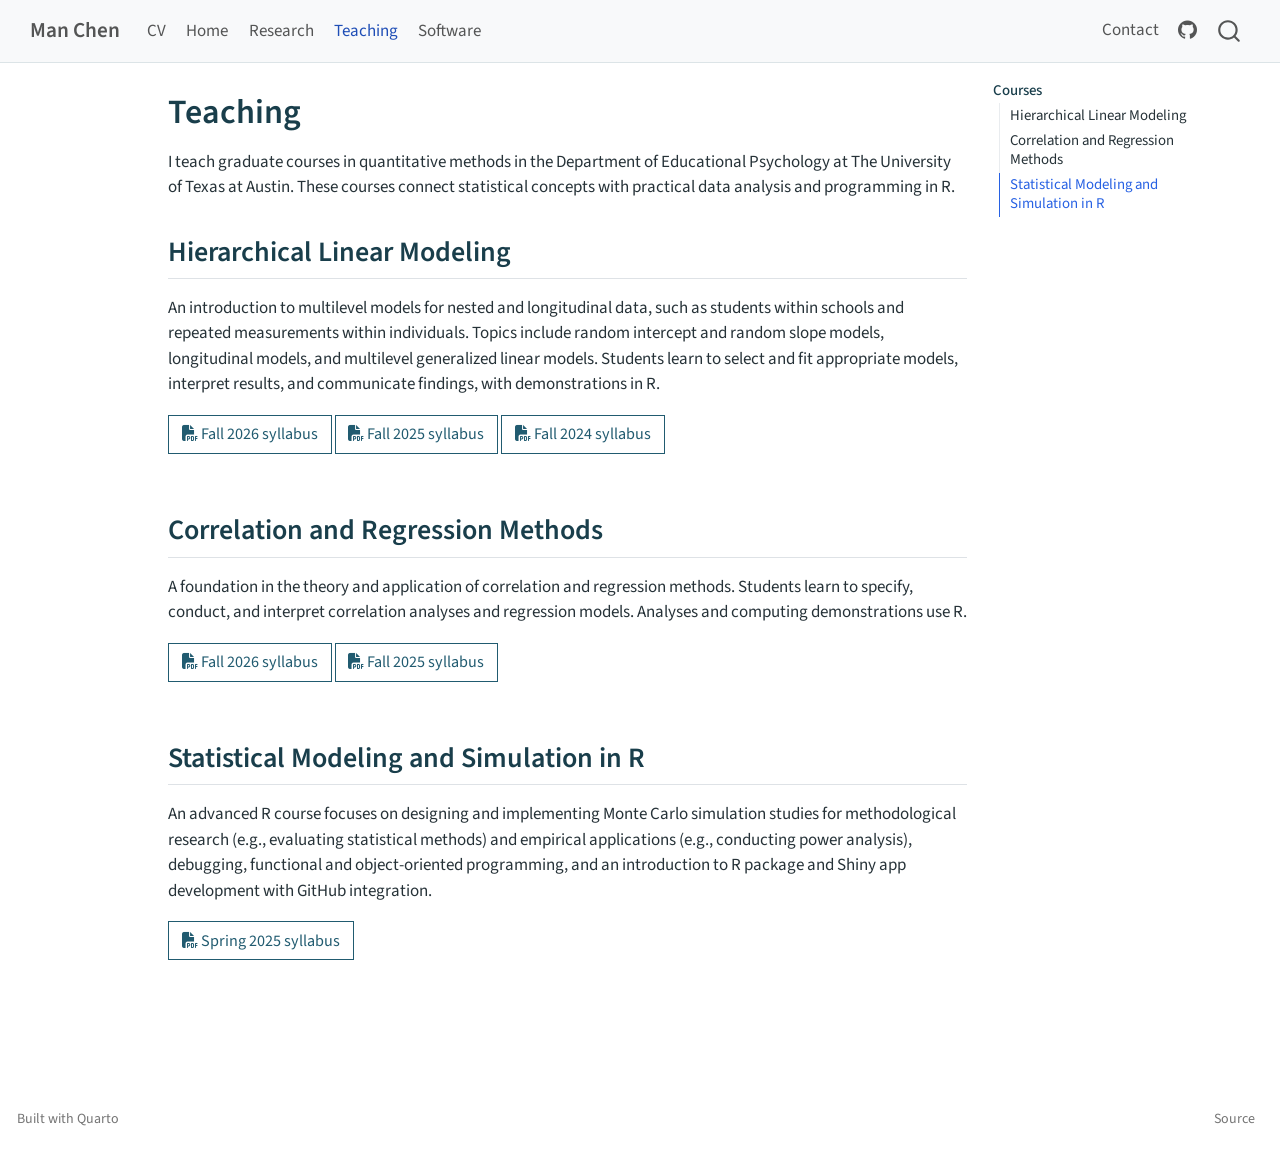
<file: docs/teaching/index.html>
<!DOCTYPE html>
<html xmlns="http://www.w3.org/1999/xhtml" lang="en" xml:lang="en"><head>

<meta charset="utf-8">
<meta name="generator" content="quarto-1.10.18">

<meta name="viewport" content="width=device-width, initial-scale=1.0, user-scalable=yes">


<title>Teaching – Man Chen</title>
<style>
/* Default styles provided by pandoc.
** See https://pandoc.org/MANUAL.html#variables-for-html for config info.
*/
span.smallcaps{font-variant: small-caps;}
div.columns{display: flex; gap: 1.5em;}
div.column{flex: auto;}
@media screen {
div.columns{gap: min(4vw, 1.5em);}
div.column{overflow-x: auto;}
}
div.hanging-indent{margin-left: 1.5em; text-indent: -1.5em;}
ul.task-list{list-style: none;}
ul.task-list li input[type="checkbox"] {
  width: 0.8em;
  margin: 0 0.8em 0.2em -1em; /* quarto-specific, see https://github.com/quarto-dev/quarto-cli/issues/4556 */ 
  vertical-align: middle;
}
</style>


<script src="../site_libs/quarto-nav/quarto-nav.js"></script>
<script src="../site_libs/quarto-nav/headroom.min.js"></script>
<script src="../site_libs/clipboard/clipboard.min.js"></script>
<script src="../site_libs/quarto-search/autocomplete.umd.js"></script>
<script src="../site_libs/quarto-search/fuse.min.js"></script>
<script src="../site_libs/quarto-search/quarto-search.js"></script>
<meta name="quarto:offset" content="../">
<script src="../site_libs/quarto-html/quarto.js" type="module"></script>
<script src="../site_libs/quarto-html/tabsets/tabsets.js" type="module"></script>
<script src="../site_libs/quarto-html/popper.min.js"></script>
<script src="../site_libs/quarto-html/tippy.umd.min.js"></script>
<script src="../site_libs/quarto-html/anchor.min.js"></script>
<link href="../site_libs/quarto-html/tippy.css" rel="stylesheet">
<link href="../site_libs/quarto-html/quarto-syntax-highlighting-64a204ab8560d761af7679ceaba22944.css" rel="stylesheet" id="quarto-text-highlighting-styles">
<script src="../site_libs/bootstrap/bootstrap.min.js"></script>
<link href="../site_libs/bootstrap/bootstrap-icons.css" rel="stylesheet">
<link href="../site_libs/bootstrap/bootstrap-a8d7697af980afb29538c3325e372fb7.min.css" rel="stylesheet" append-hash="true" id="quarto-bootstrap" data-mode="light">
<link href="../site_libs/quarto-contrib/fontawesome6-6.7.2/all.min.css" rel="stylesheet">
<link href="../site_libs/quarto-contrib/fontawesome6-6.7.2/latex-fontsize.css" rel="stylesheet">
<script id="quarto-search-options" type="application/json">{
  "location": "navbar",
  "copy-button": false,
  "collapse-after": 3,
  "panel-placement": "end",
  "type": "overlay",
  "limit": 50,
  "keyboard-shortcut": [
    "f",
    "/",
    "s"
  ],
  "show-item-context": false,
  "language": {
    "search-no-results-text": "No results",
    "search-matching-documents-text": "matching documents",
    "search-copy-link-title": "Copy link to search",
    "search-hide-matches-text": "Hide additional matches",
    "search-more-match-text": "more match in this document",
    "search-more-matches-text": "more matches in this document",
    "search-clear-button-title": "Clear",
    "search-text-placeholder": "",
    "search-detached-cancel-button-title": "Cancel",
    "search-submit-button-title": "Submit",
    "search-label": "Search"
  }
}</script>


<link rel="stylesheet" href="../styles.css">
</head>

<body class="nav-fixed quarto-light">

<div id="quarto-search-results"></div>
  <header id="quarto-header" class="headroom fixed-top">
    <nav class="navbar navbar-expand-lg " data-bs-theme="dark">
      <div class="navbar-container container-fluid">
      <div class="navbar-brand-container mx-auto">
    <a class="navbar-brand" href="../index.html">
    <span class="navbar-title">Man Chen</span>
    </a>
  </div>
            <div id="quarto-search" class="" title="Search"></div>
          <button class="navbar-toggler" type="button" data-bs-toggle="collapse" data-bs-target="#navbarCollapse" aria-controls="navbarCollapse" role="menu" aria-expanded="false" aria-label="Toggle navigation" onclick="if (window.quartoToggleHeadroom) { window.quartoToggleHeadroom(); }">
  <span class="navbar-toggler-icon"></span>
</button>
          <div class="collapse navbar-collapse" id="navbarCollapse">
            <ul class="navbar-nav navbar-nav-scroll me-auto">
  <li class="nav-item">
    <a class="nav-link" href="../files/Chen-CV-Github.pdf"> 
<span class="menu-text">CV</span></a>
  </li>  
  <li class="nav-item">
    <a class="nav-link" href="../index.html"> 
<span class="menu-text">Home</span></a>
  </li>  
  <li class="nav-item">
    <a class="nav-link" href="../publications/index.html"> 
<span class="menu-text">Research</span></a>
  </li>  
  <li class="nav-item">
    <a class="nav-link active" href="../teaching/index.html" aria-current="page"> 
<span class="menu-text">Teaching</span></a>
  </li>  
  <li class="nav-item">
    <a class="nav-link" href="../software/index.html"> 
<span class="menu-text">Software</span></a>
  </li>  
</ul>
            <ul class="navbar-nav navbar-nav-scroll ms-auto">
  <li class="nav-item">
    <a class="nav-link" href="../contact.html"> 
<span class="menu-text">Contact</span></a>
  </li>  
  <li class="nav-item compact">
    <a class="nav-link" href="https://github.com/manchen07"> <i class="bi bi-github" role="img" aria-label="GitHub profile">
</i> 
<span class="menu-text"></span></a>
  </li>  
</ul>
          </div> <!-- /navcollapse -->
            <div class="quarto-navbar-tools">
</div>
      </div> <!-- /container-fluid -->
    </nav>
</header>
<!-- content -->
<div id="quarto-content" class="quarto-container page-columns page-rows-contents page-layout-article page-navbar">
<!-- sidebar -->
<!-- margin-sidebar -->
    <div id="quarto-margin-sidebar" class="sidebar margin-sidebar">
        <nav id="TOC" role="doc-toc" class="toc-active">
    <h2 id="toc-title">Courses</h2>
   
  <ul>
  <li><a href="#hlm" id="toc-hlm" class="nav-link active" data-scroll-target="#hlm">Hierarchical Linear Modeling</a></li>
  <li><a href="#regression" id="toc-regression" class="nav-link" data-scroll-target="#regression">Correlation and Regression Methods</a></li>
  <li><a href="#r-simulation" id="toc-r-simulation" class="nav-link" data-scroll-target="#r-simulation">Statistical Modeling and Simulation in R</a></li>
  </ul>
</nav>
    </div>
<!-- main -->
<main class="content" id="quarto-document-content"><header id="title-block-header" class="quarto-title-block"><h1 class="title display-7">Teaching</h1></header>

<header id="title-block-header">


</header>


<p>I teach graduate courses in quantitative methods in the Department of Educational Psychology at The University of Texas at Austin. These courses connect statistical concepts with practical data analysis and programming in R.</p>
<section id="hlm" class="level2">
<h2 class="anchored" data-anchor-id="hlm">Hierarchical Linear Modeling</h2>
<p>An introduction to multilevel models for nested and longitudinal data, such as students within schools and repeated measurements within individuals. Topics include random intercept and random slope models, longitudinal models, and multilevel generalized linear models. Students learn to select and fit appropriate models, interpret results, and communicate findings, with demonstrations in R.</p>
<div class="syllabus-links" aria-label="Hierarchical Linear Modeling syllabi">
<p><a href="../files/syllabi/hlm-fall-2026.pdf" class="btn btn-outline-primary"><i class="fa-solid fa-file-pdf" aria-label="file-pdf"></i> Fall 2026 syllabus</a> <a href="../files/syllabi/hlm-fall-2025.pdf" class="btn btn-outline-primary"><i class="fa-solid fa-file-pdf" aria-label="file-pdf"></i> Fall 2025 syllabus</a> <a href="../files/syllabi/hlm-fall-2024.pdf" class="btn btn-outline-primary"><i class="fa-solid fa-file-pdf" aria-label="file-pdf"></i> Fall 2024 syllabus</a></p>
</div>
</section>
<section id="regression" class="level2">
<h2 class="anchored" data-anchor-id="regression">Correlation and Regression Methods</h2>
<p>A foundation in the theory and application of correlation and regression methods. Students learn to specify, conduct, and interpret correlation analyses and regression models. Analyses and computing demonstrations use R.</p>
<div class="syllabus-links" aria-label="Correlation and Regression Methods syllabi">
<p><a href="../files/syllabi/regression-fall-2026.pdf" class="btn btn-outline-primary"><i class="fa-solid fa-file-pdf" aria-label="file-pdf"></i> Fall 2026 syllabus</a> <a href="../files/syllabi/regression-fall-2025.pdf" class="btn btn-outline-primary"><i class="fa-solid fa-file-pdf" aria-label="file-pdf"></i> Fall 2025 syllabus</a></p>
</div>
</section>
<section id="r-simulation" class="level2">
<h2 class="anchored" data-anchor-id="r-simulation">Statistical Modeling and Simulation in R</h2>
<p>An advanced R course focuses on designing and implementing Monte Carlo simulation studies for methodological research (e.g., evaluating statistical methods) and empirical applications (e.g., conducting power analysis), debugging, functional and object-oriented programming, and an introduction to R package and Shiny app development with GitHub integration.</p>
<div class="syllabus-links" aria-label="Statistical Modeling and Simulation in R syllabus">
<p><a href="../files/syllabi/r-simulation-spring-2025.pdf" class="btn btn-outline-primary"><i class="fa-solid fa-file-pdf" aria-label="file-pdf"></i> Spring 2025 syllabus</a></p>
</div>


</section>

</main> <!-- /main -->
<script id="quarto-html-after-body" type="application/javascript">
  window.document.addEventListener("DOMContentLoaded", function (event) {
    const icon = "";
    const anchorJS = new window.AnchorJS();
    anchorJS.options = {
      placement: 'right',
      icon: icon
    };
    anchorJS.add('.anchored');
    const isCodeAnnotation = (el) => {
      for (const clz of el.classList) {
        if (clz.startsWith('code-annotation-')) {                     
          return true;
        }
      }
      return false;
    }
    const onCopySuccess = function(e) {
      // button target
      const button = e.trigger;
      // don't keep focus
      button.blur();
      // flash "checked"
      button.classList.add('code-copy-button-checked');
      var currentTitle = button.getAttribute("title");
      button.setAttribute("title", "Copied!");
      let tooltip;
      if (window.bootstrap) {
        button.setAttribute("data-bs-toggle", "tooltip");
        button.setAttribute("data-bs-placement", "left");
        button.setAttribute("data-bs-title", "Copied!");
        tooltip = new bootstrap.Tooltip(button, 
          { trigger: "manual", 
            customClass: "code-copy-button-tooltip",
            offset: [0, -8]});
        tooltip.show();    
      }
      setTimeout(function() {
        if (tooltip) {
          tooltip.hide();
          button.removeAttribute("data-bs-title");
          button.removeAttribute("data-bs-toggle");
          button.removeAttribute("data-bs-placement");
        }
        button.setAttribute("title", currentTitle);
        button.classList.remove('code-copy-button-checked');
      }, 1000);
      // clear code selection
      e.clearSelection();
    }
    const getTextToCopy = function(trigger) {
      const outerScaffold = trigger.parentElement.cloneNode(true);
      const codeEl = outerScaffold.querySelector('code');
      for (const childEl of codeEl.children) {
        if (isCodeAnnotation(childEl)) {
          childEl.remove();
        }
      }
      return codeEl.innerText;
    }
    const clipboard = new window.ClipboardJS('.code-copy-button:not([data-in-quarto-modal])', {
      text: getTextToCopy
    });
    clipboard.on('success', onCopySuccess);
    if (window.document.getElementById('quarto-embedded-source-code-modal')) {
      const clipboardModal = new window.ClipboardJS('.code-copy-button[data-in-quarto-modal]', {
        text: getTextToCopy,
        container: window.document.getElementById('quarto-embedded-source-code-modal')
      });
      clipboardModal.on('success', onCopySuccess);
    }
      var localhostRegex = new RegExp(/^(?:http|https):\/\/localhost\:?[0-9]*\//);
      var mailtoRegex = new RegExp(/^mailto:/);
        var filterRegex = new RegExp("https:\/\/manchenqm\.com\/");
      var isInternal = (href) => {
          return filterRegex.test(href) || localhostRegex.test(href) || mailtoRegex.test(href);
      }
      // Inspect non-navigation links and adorn them if external
     var links = window.document.querySelectorAll('a[href]:not(.nav-link):not(.navbar-brand):not(.toc-action):not(.sidebar-link):not(.sidebar-item-toggle):not(.pagination-link):not(.no-external):not([aria-hidden]):not(.dropdown-item):not(.quarto-navigation-tool):not(.about-link)');
      for (var i=0; i<links.length; i++) {
        const link = links[i];
        if (!isInternal(link.href)) {
          // undo the damage that might have been done by quarto-nav.js in the case of
          // links that we want to consider external
          if (link.dataset.originalHref !== undefined) {
            link.href = link.dataset.originalHref;
          }
            // target, if specified
            link.setAttribute("target", "_blank");
            if (link.getAttribute("rel") === null) {
              link.setAttribute("rel", "noopener");
            }
        }
      }
    function tippyHover(el, contentFn, onTriggerFn, onUntriggerFn) {
      const config = {
        allowHTML: true,
        maxWidth: 500,
        delay: 100,
        arrow: false,
        appendTo: function(el) {
            return el.parentElement;
        },
        interactive: true,
        interactiveBorder: 10,
        theme: 'quarto',
        placement: 'bottom-start',
      };
      if (contentFn) {
        config.content = contentFn;
      }
      if (onTriggerFn) {
        config.onTrigger = onTriggerFn;
      }
      if (onUntriggerFn) {
        config.onUntrigger = onUntriggerFn;
      }
      window.tippy(el, config); 
    }
    const noterefs = window.document.querySelectorAll('a[role="doc-noteref"]');
    for (var i=0; i<noterefs.length; i++) {
      const ref = noterefs[i];
      tippyHover(ref, function() {
        // use id or data attribute instead here
        let href = ref.getAttribute('data-footnote-href') || ref.getAttribute('href');
        try { href = new URL(href).hash; } catch {}
        const id = href.replace(/^#\/?/, "");
        const note = window.document.getElementById(id);
        if (note) {
          return note.innerHTML;
        } else {
          return "";
        }
      });
    }
    const xrefs = window.document.querySelectorAll('a.quarto-xref');
    const processXRef = (id, note) => {
      // Strip column container classes
      const stripColumnClz = (el) => {
        el.classList.remove("page-full", "page-columns");
        if (el.children) {
          for (const child of el.children) {
            stripColumnClz(child);
          }
        }
      }
      stripColumnClz(note)
      if (id === null || id.startsWith('sec-')) {
        // Special case sections, only their first couple elements
        const container = document.createElement("div");
        if (note.children && note.children.length > 2) {
          container.appendChild(note.children[0].cloneNode(true));
          for (let i = 1; i < note.children.length; i++) {
            const child = note.children[i];
            if (child.tagName === "P" && child.innerText === "") {
              continue;
            } else {
              container.appendChild(child.cloneNode(true));
              break;
            }
          }
          if (window.Quarto?.typesetMath) {
            window.Quarto.typesetMath(container);
          }
          return container.innerHTML
        } else {
          if (window.Quarto?.typesetMath) {
            window.Quarto.typesetMath(note);
          }
          return note.innerHTML;
        }
      } else {
        // Remove any anchor links if they are present
        const anchorLink = note.querySelector('a.anchorjs-link');
        if (anchorLink) {
          anchorLink.remove();
        }
        if (window.Quarto?.typesetMath) {
          window.Quarto.typesetMath(note);
        }
        if (note.classList.contains("callout")) {
          return note.outerHTML;
        } else {
          return note.innerHTML;
        }
      }
    }
    for (var i=0; i<xrefs.length; i++) {
      const xref = xrefs[i];
      tippyHover(xref, undefined, function(instance) {
        instance.disable();
        let url = xref.getAttribute('href');
        let hash = undefined; 
        if (url.startsWith('#')) {
          hash = url;
        } else {
          try { hash = new URL(url).hash; } catch {}
        }
        if (hash) {
          const id = hash.replace(/^#\/?/, "");
          const note = window.document.getElementById(id);
          if (note !== null) {
            try {
              const html = processXRef(id, note.cloneNode(true));
              instance.setContent(html);
            } finally {
              instance.enable();
              instance.show();
            }
          } else {
            // See if we can fetch this
            fetch(url.split('#')[0])
            .then(res => res.text())
            .then(html => {
              const parser = new DOMParser();
              const htmlDoc = parser.parseFromString(html, "text/html");
              const note = htmlDoc.getElementById(id);
              if (note !== null) {
                const html = processXRef(id, note);
                instance.setContent(html);
              } 
            }).finally(() => {
              instance.enable();
              instance.show();
            });
          }
        } else {
          // See if we can fetch a full url (with no hash to target)
          // This is a special case and we should probably do some content thinning / targeting
          fetch(url)
          .then(res => res.text())
          .then(html => {
            const parser = new DOMParser();
            const htmlDoc = parser.parseFromString(html, "text/html");
            const note = htmlDoc.querySelector('main.content');
            if (note !== null) {
              // This should only happen for chapter cross references
              // (since there is no id in the URL)
              // remove the first header
              if (note.children.length > 0 && note.children[0].tagName === "HEADER") {
                note.children[0].remove();
              }
              const html = processXRef(null, note);
              instance.setContent(html);
            } 
          }).finally(() => {
            instance.enable();
            instance.show();
          });
        }
      }, function(instance) {
      });
    }
        let selectedAnnoteEl;
        const selectorForAnnotation = ( cell, annotation) => {
          let cellAttr = 'data-code-cell="' + cell + '"';
          let lineAttr = 'data-code-annotation="' +  annotation + '"';
          const selector = 'span[' + cellAttr + '][' + lineAttr + ']';
          return selector;
        }
        const selectCodeLines = (annoteEl) => {
          const doc = window.document;
          const targetCell = annoteEl.getAttribute("data-target-cell");
          const targetAnnotation = annoteEl.getAttribute("data-target-annotation");
          const annoteSpan = window.document.querySelector(selectorForAnnotation(targetCell, targetAnnotation));
          const lines = annoteSpan.getAttribute("data-code-lines").split(",");
          const lineIds = lines.map((line) => {
            return targetCell + "-" + line;
          })
          let top = null;
          let height = null;
          let parent = null;
          if (lineIds.length > 0) {
              //compute the position of the single el (top and bottom and make a div)
              const el = window.document.getElementById(lineIds[0]);
              top = el.offsetTop;
              height = el.offsetHeight;
              parent = el.parentElement.parentElement;
            if (lineIds.length > 1) {
              const lastEl = window.document.getElementById(lineIds[lineIds.length - 1]);
              const bottom = lastEl.offsetTop + lastEl.offsetHeight;
              height = bottom - top;
            }
            if (top !== null && height !== null && parent !== null) {
              // cook up a div (if necessary) and position it 
              let div = window.document.getElementById("code-annotation-line-highlight");
              if (div === null) {
                div = window.document.createElement("div");
                div.setAttribute("id", "code-annotation-line-highlight");
                div.style.position = 'absolute';
                parent.appendChild(div);
              }
              div.style.top = top - 2 + "px";
              div.style.height = height + 4 + "px";
              div.style.left = 0;
              let gutterDiv = window.document.getElementById("code-annotation-line-highlight-gutter");
              if (gutterDiv === null) {
                gutterDiv = window.document.createElement("div");
                gutterDiv.setAttribute("id", "code-annotation-line-highlight-gutter");
                gutterDiv.style.position = 'absolute';
                const codeCell = window.document.getElementById(targetCell);
                const gutter = codeCell.querySelector('.code-annotation-gutter');
                gutter.appendChild(gutterDiv);
              }
              gutterDiv.style.top = top - 2 + "px";
              gutterDiv.style.height = height + 4 + "px";
            }
            selectedAnnoteEl = annoteEl;
          }
        };
        const unselectCodeLines = () => {
          const elementsIds = ["code-annotation-line-highlight", "code-annotation-line-highlight-gutter"];
          elementsIds.forEach((elId) => {
            const div = window.document.getElementById(elId);
            if (div) {
              div.remove();
            }
          });
          selectedAnnoteEl = undefined;
        };
          // Handle positioning of the toggle
      window.addEventListener(
        "resize",
        throttle(() => {
          elRect = undefined;
          if (selectedAnnoteEl) {
            selectCodeLines(selectedAnnoteEl);
          }
        }, 10)
      );
      function throttle(fn, ms) {
      let throttle = false;
      let timer;
        return (...args) => {
          if(!throttle) { // first call gets through
              fn.apply(this, args);
              throttle = true;
          } else { // all the others get throttled
              if(timer) clearTimeout(timer); // cancel #2
              timer = setTimeout(() => {
                fn.apply(this, args);
                timer = throttle = false;
              }, ms);
          }
        };
      }
        // Attach click handler to the DT
        const annoteDls = window.document.querySelectorAll('dt[data-target-cell]');
        for (const annoteDlNode of annoteDls) {
          annoteDlNode.addEventListener('click', (event) => {
            const clickedEl = event.target;
            if (clickedEl !== selectedAnnoteEl) {
              unselectCodeLines();
              const activeEl = window.document.querySelector('dt[data-target-cell].code-annotation-active');
              if (activeEl) {
                activeEl.classList.remove('code-annotation-active');
              }
              selectCodeLines(clickedEl);
              clickedEl.classList.add('code-annotation-active');
            } else {
              // Unselect the line
              unselectCodeLines();
              clickedEl.classList.remove('code-annotation-active');
            }
          });
        }
    const findCites = (el) => {
      const parentEl = el.parentElement;
      if (parentEl) {
        const cites = parentEl.dataset.cites;
        if (cites) {
          return {
            el,
            cites: cites.split(' ')
          };
        } else {
          return findCites(el.parentElement)
        }
      } else {
        return undefined;
      }
    };
    var bibliorefs = window.document.querySelectorAll('a[role="doc-biblioref"]');
    for (var i=0; i<bibliorefs.length; i++) {
      const ref = bibliorefs[i];
      const citeInfo = findCites(ref);
      if (citeInfo) {
        tippyHover(citeInfo.el, function() {
          var popup = window.document.createElement('div');
          citeInfo.cites.forEach(function(cite) {
            var citeDiv = window.document.createElement('div');
            citeDiv.classList.add('hanging-indent');
            citeDiv.classList.add('csl-entry');
            var biblioDiv = window.document.getElementById('ref-' + cite);
            if (biblioDiv) {
              citeDiv.innerHTML = biblioDiv.innerHTML;
            }
            popup.appendChild(citeDiv);
          });
          return popup.innerHTML;
        });
      }
    }
  });
  </script>
</div> <!-- /content -->
<footer class="footer">
  <div class="nav-footer">
    <div class="nav-footer-left">
<p>Built with Quarto</p>
</div>   
    <div class="nav-footer-center">
      &nbsp;
    </div>
    <div class="nav-footer-right">
      <ul class="footer-items list-unstyled">
    <li class="nav-item">
    <a class="nav-link" href="https://github.com/manchen07/manchen">
<p>Source</p>
</a>
  </li>  
</ul>
    </div>
  </div>
</footer>




</body></html>
</file>
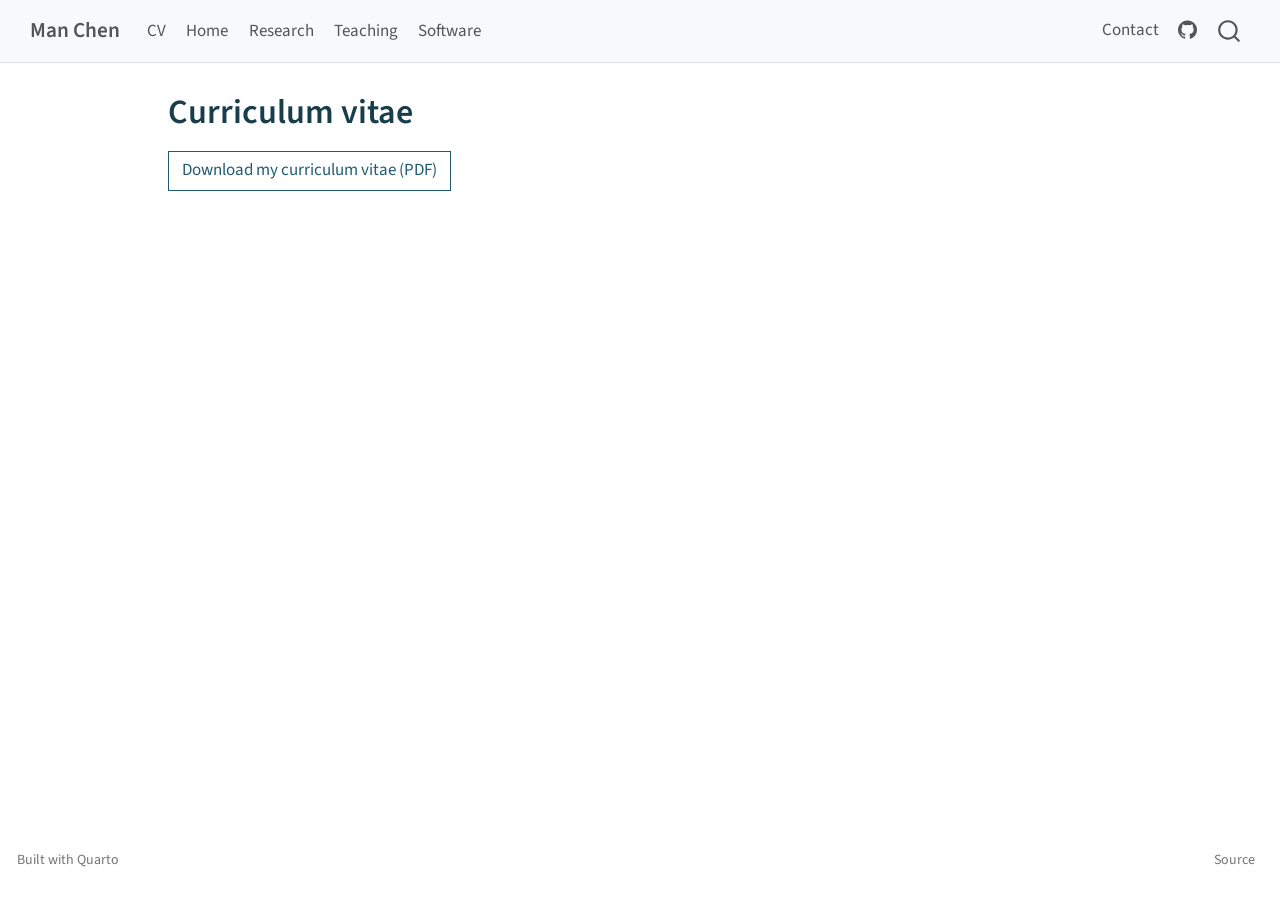
<file: docs/cv.html>
<!DOCTYPE html>
<html xmlns="http://www.w3.org/1999/xhtml" lang="en" xml:lang="en"><head>

<meta charset="utf-8">
<meta name="generator" content="quarto-1.10.18">

<meta name="viewport" content="width=device-width, initial-scale=1.0, user-scalable=yes">


<title>Curriculum vitae – Man Chen</title>
<style>
/* Default styles provided by pandoc.
** See https://pandoc.org/MANUAL.html#variables-for-html for config info.
*/
span.smallcaps{font-variant: small-caps;}
div.columns{display: flex; gap: 1.5em;}
div.column{flex: auto;}
@media screen {
div.columns{gap: min(4vw, 1.5em);}
div.column{overflow-x: auto;}
}
div.hanging-indent{margin-left: 1.5em; text-indent: -1.5em;}
ul.task-list{list-style: none;}
ul.task-list li input[type="checkbox"] {
  width: 0.8em;
  margin: 0 0.8em 0.2em -1em; /* quarto-specific, see https://github.com/quarto-dev/quarto-cli/issues/4556 */ 
  vertical-align: middle;
}
</style>


<script src="site_libs/quarto-nav/quarto-nav.js"></script>
<script src="site_libs/quarto-nav/headroom.min.js"></script>
<script src="site_libs/clipboard/clipboard.min.js"></script>
<script src="site_libs/quarto-search/autocomplete.umd.js"></script>
<script src="site_libs/quarto-search/fuse.min.js"></script>
<script src="site_libs/quarto-search/quarto-search.js"></script>
<meta name="quarto:offset" content="./">
<script src="site_libs/quarto-html/quarto.js" type="module"></script>
<script src="site_libs/quarto-html/tabsets/tabsets.js" type="module"></script>
<script src="site_libs/quarto-html/popper.min.js"></script>
<script src="site_libs/quarto-html/tippy.umd.min.js"></script>
<script src="site_libs/quarto-html/anchor.min.js"></script>
<link href="site_libs/quarto-html/tippy.css" rel="stylesheet">
<link href="site_libs/quarto-html/quarto-syntax-highlighting-64a204ab8560d761af7679ceaba22944.css" rel="stylesheet" id="quarto-text-highlighting-styles">
<script src="site_libs/bootstrap/bootstrap.min.js"></script>
<link href="site_libs/bootstrap/bootstrap-icons.css" rel="stylesheet">
<link href="site_libs/bootstrap/bootstrap-ea1971949f186b5d7ecce1fd3cf000e4.min.css" rel="stylesheet" append-hash="true" id="quarto-bootstrap" data-mode="light">
<script id="quarto-search-options" type="application/json">{
  "location": "navbar",
  "copy-button": false,
  "collapse-after": 3,
  "panel-placement": "end",
  "type": "overlay",
  "limit": 50,
  "keyboard-shortcut": [
    "f",
    "/",
    "s"
  ],
  "show-item-context": false,
  "language": {
    "search-no-results-text": "No results",
    "search-matching-documents-text": "matching documents",
    "search-copy-link-title": "Copy link to search",
    "search-hide-matches-text": "Hide additional matches",
    "search-more-match-text": "more match in this document",
    "search-more-matches-text": "more matches in this document",
    "search-clear-button-title": "Clear",
    "search-text-placeholder": "",
    "search-detached-cancel-button-title": "Cancel",
    "search-submit-button-title": "Submit",
    "search-label": "Search"
  }
}</script>


<link rel="stylesheet" href="styles.css">
</head>

<body class="nav-fixed quarto-light">

<div id="quarto-search-results"></div>
  <header id="quarto-header" class="headroom fixed-top">
    <nav class="navbar navbar-expand-lg " data-bs-theme="dark">
      <div class="navbar-container container-fluid">
      <div class="navbar-brand-container mx-auto">
    <a class="navbar-brand" href="./index.html">
    <span class="navbar-title">Man Chen</span>
    </a>
  </div>
            <div id="quarto-search" class="" title="Search"></div>
          <button class="navbar-toggler" type="button" data-bs-toggle="collapse" data-bs-target="#navbarCollapse" aria-controls="navbarCollapse" role="menu" aria-expanded="false" aria-label="Toggle navigation" onclick="if (window.quartoToggleHeadroom) { window.quartoToggleHeadroom(); }">
  <span class="navbar-toggler-icon"></span>
</button>
          <div class="collapse navbar-collapse" id="navbarCollapse">
            <ul class="navbar-nav navbar-nav-scroll me-auto">
  <li class="nav-item">
    <a class="nav-link" href="./files/Chen-CV-Github.pdf"> 
<span class="menu-text">CV</span></a>
  </li>  
  <li class="nav-item">
    <a class="nav-link" href="./index.html"> 
<span class="menu-text">Home</span></a>
  </li>  
  <li class="nav-item">
    <a class="nav-link" href="./publications/index.html"> 
<span class="menu-text">Research</span></a>
  </li>  
  <li class="nav-item">
    <a class="nav-link" href="./teaching/index.html"> 
<span class="menu-text">Teaching</span></a>
  </li>  
  <li class="nav-item">
    <a class="nav-link" href="./software/index.html"> 
<span class="menu-text">Software</span></a>
  </li>  
</ul>
            <ul class="navbar-nav navbar-nav-scroll ms-auto">
  <li class="nav-item">
    <a class="nav-link" href="./contact.html"> 
<span class="menu-text">Contact</span></a>
  </li>  
  <li class="nav-item compact">
    <a class="nav-link" href="https://github.com/manchen07"> <i class="bi bi-github" role="img" aria-label="GitHub profile">
</i> 
<span class="menu-text"></span></a>
  </li>  
</ul>
          </div> <!-- /navcollapse -->
            <div class="quarto-navbar-tools">
</div>
      </div> <!-- /container-fluid -->
    </nav>
</header>
<!-- content -->
<div id="quarto-content" class="quarto-container page-columns page-rows-contents page-layout-article page-navbar">
<!-- sidebar -->
<!-- margin-sidebar -->
    <div id="quarto-margin-sidebar" class="sidebar margin-sidebar zindex-bottom">
        
    </div>
<!-- main -->
<main class="content" id="quarto-document-content">

<header id="title-block-header" class="quarto-title-block default">
<div class="quarto-title">
<h1 class="title">Curriculum vitae</h1>
</div>



<div class="quarto-title-meta">

    
  
    
  </div>
  


</header>


<p><a href="files/Chen-CV-Github.pdf" class="btn btn-outline-primary">Download my curriculum vitae (PDF)</a></p>



</main> <!-- /main -->
<script id="quarto-html-after-body" type="application/javascript">
  window.document.addEventListener("DOMContentLoaded", function (event) {
    const icon = "";
    const anchorJS = new window.AnchorJS();
    anchorJS.options = {
      placement: 'right',
      icon: icon
    };
    anchorJS.add('.anchored');
    const isCodeAnnotation = (el) => {
      for (const clz of el.classList) {
        if (clz.startsWith('code-annotation-')) {                     
          return true;
        }
      }
      return false;
    }
    const onCopySuccess = function(e) {
      // button target
      const button = e.trigger;
      // don't keep focus
      button.blur();
      // flash "checked"
      button.classList.add('code-copy-button-checked');
      var currentTitle = button.getAttribute("title");
      button.setAttribute("title", "Copied!");
      let tooltip;
      if (window.bootstrap) {
        button.setAttribute("data-bs-toggle", "tooltip");
        button.setAttribute("data-bs-placement", "left");
        button.setAttribute("data-bs-title", "Copied!");
        tooltip = new bootstrap.Tooltip(button, 
          { trigger: "manual", 
            customClass: "code-copy-button-tooltip",
            offset: [0, -8]});
        tooltip.show();    
      }
      setTimeout(function() {
        if (tooltip) {
          tooltip.hide();
          button.removeAttribute("data-bs-title");
          button.removeAttribute("data-bs-toggle");
          button.removeAttribute("data-bs-placement");
        }
        button.setAttribute("title", currentTitle);
        button.classList.remove('code-copy-button-checked');
      }, 1000);
      // clear code selection
      e.clearSelection();
    }
    const getTextToCopy = function(trigger) {
      const outerScaffold = trigger.parentElement.cloneNode(true);
      const codeEl = outerScaffold.querySelector('code');
      for (const childEl of codeEl.children) {
        if (isCodeAnnotation(childEl)) {
          childEl.remove();
        }
      }
      return codeEl.innerText;
    }
    const clipboard = new window.ClipboardJS('.code-copy-button:not([data-in-quarto-modal])', {
      text: getTextToCopy
    });
    clipboard.on('success', onCopySuccess);
    if (window.document.getElementById('quarto-embedded-source-code-modal')) {
      const clipboardModal = new window.ClipboardJS('.code-copy-button[data-in-quarto-modal]', {
        text: getTextToCopy,
        container: window.document.getElementById('quarto-embedded-source-code-modal')
      });
      clipboardModal.on('success', onCopySuccess);
    }
      var localhostRegex = new RegExp(/^(?:http|https):\/\/localhost\:?[0-9]*\//);
      var mailtoRegex = new RegExp(/^mailto:/);
        var filterRegex = new RegExp("https:\/\/manchenqm\.com\/");
      var isInternal = (href) => {
          return filterRegex.test(href) || localhostRegex.test(href) || mailtoRegex.test(href);
      }
      // Inspect non-navigation links and adorn them if external
     var links = window.document.querySelectorAll('a[href]:not(.nav-link):not(.navbar-brand):not(.toc-action):not(.sidebar-link):not(.sidebar-item-toggle):not(.pagination-link):not(.no-external):not([aria-hidden]):not(.dropdown-item):not(.quarto-navigation-tool):not(.about-link)');
      for (var i=0; i<links.length; i++) {
        const link = links[i];
        if (!isInternal(link.href)) {
          // undo the damage that might have been done by quarto-nav.js in the case of
          // links that we want to consider external
          if (link.dataset.originalHref !== undefined) {
            link.href = link.dataset.originalHref;
          }
            // target, if specified
            link.setAttribute("target", "_blank");
            if (link.getAttribute("rel") === null) {
              link.setAttribute("rel", "noopener");
            }
        }
      }
    function tippyHover(el, contentFn, onTriggerFn, onUntriggerFn) {
      const config = {
        allowHTML: true,
        maxWidth: 500,
        delay: 100,
        arrow: false,
        appendTo: function(el) {
            return el.parentElement;
        },
        interactive: true,
        interactiveBorder: 10,
        theme: 'quarto',
        placement: 'bottom-start',
      };
      if (contentFn) {
        config.content = contentFn;
      }
      if (onTriggerFn) {
        config.onTrigger = onTriggerFn;
      }
      if (onUntriggerFn) {
        config.onUntrigger = onUntriggerFn;
      }
      window.tippy(el, config); 
    }
    const noterefs = window.document.querySelectorAll('a[role="doc-noteref"]');
    for (var i=0; i<noterefs.length; i++) {
      const ref = noterefs[i];
      tippyHover(ref, function() {
        // use id or data attribute instead here
        let href = ref.getAttribute('data-footnote-href') || ref.getAttribute('href');
        try { href = new URL(href).hash; } catch {}
        const id = href.replace(/^#\/?/, "");
        const note = window.document.getElementById(id);
        if (note) {
          return note.innerHTML;
        } else {
          return "";
        }
      });
    }
    const xrefs = window.document.querySelectorAll('a.quarto-xref');
    const processXRef = (id, note) => {
      // Strip column container classes
      const stripColumnClz = (el) => {
        el.classList.remove("page-full", "page-columns");
        if (el.children) {
          for (const child of el.children) {
            stripColumnClz(child);
          }
        }
      }
      stripColumnClz(note)
      if (id === null || id.startsWith('sec-')) {
        // Special case sections, only their first couple elements
        const container = document.createElement("div");
        if (note.children && note.children.length > 2) {
          container.appendChild(note.children[0].cloneNode(true));
          for (let i = 1; i < note.children.length; i++) {
            const child = note.children[i];
            if (child.tagName === "P" && child.innerText === "") {
              continue;
            } else {
              container.appendChild(child.cloneNode(true));
              break;
            }
          }
          if (window.Quarto?.typesetMath) {
            window.Quarto.typesetMath(container);
          }
          return container.innerHTML
        } else {
          if (window.Quarto?.typesetMath) {
            window.Quarto.typesetMath(note);
          }
          return note.innerHTML;
        }
      } else {
        // Remove any anchor links if they are present
        const anchorLink = note.querySelector('a.anchorjs-link');
        if (anchorLink) {
          anchorLink.remove();
        }
        if (window.Quarto?.typesetMath) {
          window.Quarto.typesetMath(note);
        }
        if (note.classList.contains("callout")) {
          return note.outerHTML;
        } else {
          return note.innerHTML;
        }
      }
    }
    for (var i=0; i<xrefs.length; i++) {
      const xref = xrefs[i];
      tippyHover(xref, undefined, function(instance) {
        instance.disable();
        let url = xref.getAttribute('href');
        let hash = undefined; 
        if (url.startsWith('#')) {
          hash = url;
        } else {
          try { hash = new URL(url).hash; } catch {}
        }
        if (hash) {
          const id = hash.replace(/^#\/?/, "");
          const note = window.document.getElementById(id);
          if (note !== null) {
            try {
              const html = processXRef(id, note.cloneNode(true));
              instance.setContent(html);
            } finally {
              instance.enable();
              instance.show();
            }
          } else {
            // See if we can fetch this
            fetch(url.split('#')[0])
            .then(res => res.text())
            .then(html => {
              const parser = new DOMParser();
              const htmlDoc = parser.parseFromString(html, "text/html");
              const note = htmlDoc.getElementById(id);
              if (note !== null) {
                const html = processXRef(id, note);
                instance.setContent(html);
              } 
            }).finally(() => {
              instance.enable();
              instance.show();
            });
          }
        } else {
          // See if we can fetch a full url (with no hash to target)
          // This is a special case and we should probably do some content thinning / targeting
          fetch(url)
          .then(res => res.text())
          .then(html => {
            const parser = new DOMParser();
            const htmlDoc = parser.parseFromString(html, "text/html");
            const note = htmlDoc.querySelector('main.content');
            if (note !== null) {
              // This should only happen for chapter cross references
              // (since there is no id in the URL)
              // remove the first header
              if (note.children.length > 0 && note.children[0].tagName === "HEADER") {
                note.children[0].remove();
              }
              const html = processXRef(null, note);
              instance.setContent(html);
            } 
          }).finally(() => {
            instance.enable();
            instance.show();
          });
        }
      }, function(instance) {
      });
    }
        let selectedAnnoteEl;
        const selectorForAnnotation = ( cell, annotation) => {
          let cellAttr = 'data-code-cell="' + cell + '"';
          let lineAttr = 'data-code-annotation="' +  annotation + '"';
          const selector = 'span[' + cellAttr + '][' + lineAttr + ']';
          return selector;
        }
        const selectCodeLines = (annoteEl) => {
          const doc = window.document;
          const targetCell = annoteEl.getAttribute("data-target-cell");
          const targetAnnotation = annoteEl.getAttribute("data-target-annotation");
          const annoteSpan = window.document.querySelector(selectorForAnnotation(targetCell, targetAnnotation));
          const lines = annoteSpan.getAttribute("data-code-lines").split(",");
          const lineIds = lines.map((line) => {
            return targetCell + "-" + line;
          })
          let top = null;
          let height = null;
          let parent = null;
          if (lineIds.length > 0) {
              //compute the position of the single el (top and bottom and make a div)
              const el = window.document.getElementById(lineIds[0]);
              top = el.offsetTop;
              height = el.offsetHeight;
              parent = el.parentElement.parentElement;
            if (lineIds.length > 1) {
              const lastEl = window.document.getElementById(lineIds[lineIds.length - 1]);
              const bottom = lastEl.offsetTop + lastEl.offsetHeight;
              height = bottom - top;
            }
            if (top !== null && height !== null && parent !== null) {
              // cook up a div (if necessary) and position it 
              let div = window.document.getElementById("code-annotation-line-highlight");
              if (div === null) {
                div = window.document.createElement("div");
                div.setAttribute("id", "code-annotation-line-highlight");
                div.style.position = 'absolute';
                parent.appendChild(div);
              }
              div.style.top = top - 2 + "px";
              div.style.height = height + 4 + "px";
              div.style.left = 0;
              let gutterDiv = window.document.getElementById("code-annotation-line-highlight-gutter");
              if (gutterDiv === null) {
                gutterDiv = window.document.createElement("div");
                gutterDiv.setAttribute("id", "code-annotation-line-highlight-gutter");
                gutterDiv.style.position = 'absolute';
                const codeCell = window.document.getElementById(targetCell);
                const gutter = codeCell.querySelector('.code-annotation-gutter');
                gutter.appendChild(gutterDiv);
              }
              gutterDiv.style.top = top - 2 + "px";
              gutterDiv.style.height = height + 4 + "px";
            }
            selectedAnnoteEl = annoteEl;
          }
        };
        const unselectCodeLines = () => {
          const elementsIds = ["code-annotation-line-highlight", "code-annotation-line-highlight-gutter"];
          elementsIds.forEach((elId) => {
            const div = window.document.getElementById(elId);
            if (div) {
              div.remove();
            }
          });
          selectedAnnoteEl = undefined;
        };
          // Handle positioning of the toggle
      window.addEventListener(
        "resize",
        throttle(() => {
          elRect = undefined;
          if (selectedAnnoteEl) {
            selectCodeLines(selectedAnnoteEl);
          }
        }, 10)
      );
      function throttle(fn, ms) {
      let throttle = false;
      let timer;
        return (...args) => {
          if(!throttle) { // first call gets through
              fn.apply(this, args);
              throttle = true;
          } else { // all the others get throttled
              if(timer) clearTimeout(timer); // cancel #2
              timer = setTimeout(() => {
                fn.apply(this, args);
                timer = throttle = false;
              }, ms);
          }
        };
      }
        // Attach click handler to the DT
        const annoteDls = window.document.querySelectorAll('dt[data-target-cell]');
        for (const annoteDlNode of annoteDls) {
          annoteDlNode.addEventListener('click', (event) => {
            const clickedEl = event.target;
            if (clickedEl !== selectedAnnoteEl) {
              unselectCodeLines();
              const activeEl = window.document.querySelector('dt[data-target-cell].code-annotation-active');
              if (activeEl) {
                activeEl.classList.remove('code-annotation-active');
              }
              selectCodeLines(clickedEl);
              clickedEl.classList.add('code-annotation-active');
            } else {
              // Unselect the line
              unselectCodeLines();
              clickedEl.classList.remove('code-annotation-active');
            }
          });
        }
    const findCites = (el) => {
      const parentEl = el.parentElement;
      if (parentEl) {
        const cites = parentEl.dataset.cites;
        if (cites) {
          return {
            el,
            cites: cites.split(' ')
          };
        } else {
          return findCites(el.parentElement)
        }
      } else {
        return undefined;
      }
    };
    var bibliorefs = window.document.querySelectorAll('a[role="doc-biblioref"]');
    for (var i=0; i<bibliorefs.length; i++) {
      const ref = bibliorefs[i];
      const citeInfo = findCites(ref);
      if (citeInfo) {
        tippyHover(citeInfo.el, function() {
          var popup = window.document.createElement('div');
          citeInfo.cites.forEach(function(cite) {
            var citeDiv = window.document.createElement('div');
            citeDiv.classList.add('hanging-indent');
            citeDiv.classList.add('csl-entry');
            var biblioDiv = window.document.getElementById('ref-' + cite);
            if (biblioDiv) {
              citeDiv.innerHTML = biblioDiv.innerHTML;
            }
            popup.appendChild(citeDiv);
          });
          return popup.innerHTML;
        });
      }
    }
  });
  </script>
</div> <!-- /content -->
<footer class="footer">
  <div class="nav-footer">
    <div class="nav-footer-left">
<p>Built with Quarto</p>
</div>   
    <div class="nav-footer-center">
      &nbsp;
    </div>
    <div class="nav-footer-right">
      <ul class="footer-items list-unstyled">
    <li class="nav-item">
    <a class="nav-link" href="https://github.com/manchen07/manchen">
<p>Source</p>
</a>
  </li>  
</ul>
    </div>
  </div>
</footer>




</body></html>
</file>
<file: docs/site_libs/quarto-html/tippy.css>
.tippy-box[data-animation=fade][data-state=hidden]{opacity:0}[data-tippy-root]{max-width:calc(100vw - 10px)}.tippy-box{position:relative;background-color:#333;color:#fff;border-radius:4px;font-size:14px;line-height:1.4;white-space:normal;outline:0;transition-property:transform,visibility,opacity}.tippy-box[data-placement^=top]>.tippy-arrow{bottom:0}.tippy-box[data-placement^=top]>.tippy-arrow:before{bottom:-7px;left:0;border-width:8px 8px 0;border-top-color:initial;transform-origin:center top}.tippy-box[data-placement^=bottom]>.tippy-arrow{top:0}.tippy-box[data-placement^=bottom]>.tippy-arrow:before{top:-7px;left:0;border-width:0 8px 8px;border-bottom-color:initial;transform-origin:center bottom}.tippy-box[data-placement^=left]>.tippy-arrow{right:0}.tippy-box[data-placement^=left]>.tippy-arrow:before{border-width:8px 0 8px 8px;border-left-color:initial;right:-7px;transform-origin:center left}.tippy-box[data-placement^=right]>.tippy-arrow{left:0}.tippy-box[data-placement^=right]>.tippy-arrow:before{left:-7px;border-width:8px 8px 8px 0;border-right-color:initial;transform-origin:center right}.tippy-box[data-inertia][data-state=visible]{transition-timing-function:cubic-bezier(.54,1.5,.38,1.11)}.tippy-arrow{width:16px;height:16px;color:#333}.tippy-arrow:before{content:"";position:absolute;border-color:transparent;border-style:solid}.tippy-content{position:relative;padding:5px 9px;z-index:1}
</file>
<file: docs/site_libs/quarto-html/quarto-syntax-highlighting-64a204ab8560d761af7679ceaba22944.css>
/* quarto syntax highlight colors */
:root {
  --quarto-hl-ot-color: #003B4F;
  --quarto-hl-at-color: #657422;
  --quarto-hl-ss-color: #20794D;
  --quarto-hl-an-color: #5E5E5E;
  --quarto-hl-fu-color: #4758AB;
  --quarto-hl-st-color: #20794D;
  --quarto-hl-cf-color: #003B4F;
  --quarto-hl-op-color: #5E5E5E;
  --quarto-hl-er-color: #AD0000;
  --quarto-hl-bn-color: #AD0000;
  --quarto-hl-al-color: #AD0000;
  --quarto-hl-va-color: #111111;
  --quarto-hl-bu-color: inherit;
  --quarto-hl-ex-color: inherit;
  --quarto-hl-pp-color: #AD0000;
  --quarto-hl-in-color: #5E5E5E;
  --quarto-hl-vs-color: #20794D;
  --quarto-hl-wa-color: #5E5E5E;
  --quarto-hl-do-color: #5E5E5E;
  --quarto-hl-im-color: #00769E;
  --quarto-hl-ch-color: #20794D;
  --quarto-hl-dt-color: #AD0000;
  --quarto-hl-fl-color: #AD0000;
  --quarto-hl-co-color: #5E5E5E;
  --quarto-hl-cv-color: #5E5E5E;
  --quarto-hl-cn-color: #8f5902;
  --quarto-hl-sc-color: #5E5E5E;
  --quarto-hl-dv-color: #AD0000;
  --quarto-hl-kw-color: #003B4F;
}

/* other quarto variables */
:root {
  --quarto-font-monospace: SFMono-Regular, Menlo, Monaco, Consolas, "Liberation Mono", "Courier New", monospace;
}

/* syntax highlight based on Pandoc's rules */
pre > code.sourceCode > span {
  color: #003B4F;
}

code.sourceCode > span {
  color: #003B4F;
}

div.sourceCode,
div.sourceCode pre.sourceCode {
  color: #003B4F;
}

/* Normal */
code span {
  color: #003B4F;
}

/* Alert */
code span.al {
  color: #AD0000;
  font-style: inherit;
}

/* Annotation */
code span.an {
  color: #5E5E5E;
  font-style: inherit;
}

/* Attribute */
code span.at {
  color: #657422;
  font-style: inherit;
}

/* BaseN */
code span.bn {
  color: #AD0000;
  font-style: inherit;
}

/* BuiltIn */
code span.bu {
  font-style: inherit;
}

/* ControlFlow */
code span.cf {
  color: #003B4F;
  font-weight: bold;
  font-style: inherit;
}

/* Char */
code span.ch {
  color: #20794D;
  font-style: inherit;
}

/* Constant */
code span.cn {
  color: #8f5902;
  font-style: inherit;
}

/* Comment */
code span.co {
  color: #5E5E5E;
  font-style: inherit;
}

/* CommentVar */
code span.cv {
  color: #5E5E5E;
  font-style: italic;
}

/* Documentation */
code span.do {
  color: #5E5E5E;
  font-style: italic;
}

/* DataType */
code span.dt {
  color: #AD0000;
  font-style: inherit;
}

/* DecVal */
code span.dv {
  color: #AD0000;
  font-style: inherit;
}

/* Error */
code span.er {
  color: #AD0000;
  font-style: inherit;
}

/* Extension */
code span.ex {
  font-style: inherit;
}

/* Float */
code span.fl {
  color: #AD0000;
  font-style: inherit;
}

/* Function */
code span.fu {
  color: #4758AB;
  font-style: inherit;
}

/* Import */
code span.im {
  color: #00769E;
  font-style: inherit;
}

/* Information */
code span.in {
  color: #5E5E5E;
  font-style: inherit;
}

/* Keyword */
code span.kw {
  color: #003B4F;
  font-weight: bold;
  font-style: inherit;
}

/* Operator */
code span.op {
  color: #5E5E5E;
  font-style: inherit;
}

/* Other */
code span.ot {
  color: #003B4F;
  font-style: inherit;
}

/* Preprocessor */
code span.pp {
  color: #AD0000;
  font-style: inherit;
}

/* SpecialChar */
code span.sc {
  color: #5E5E5E;
  font-style: inherit;
}

/* SpecialString */
code span.ss {
  color: #20794D;
  font-style: inherit;
}

/* String */
code span.st {
  color: #20794D;
  font-style: inherit;
}

/* Variable */
code span.va {
  color: #111111;
  font-style: inherit;
}

/* VerbatimString */
code span.vs {
  color: #20794D;
  font-style: inherit;
}

/* Warning */
code span.wa {
  color: #5E5E5E;
  font-style: italic;
}

.prevent-inlining {
  content: "</";
}

/*# sourceMappingURL=9d8d5bb603a83b8298b89080a598c93b.css.map */
</file>
<file: docs/site_libs/quarto-contrib/academicons-1.9.4/all.css>
/*
 *  Academicons 1.9.4 by James Walsh (https://github.com/jpswalsh) and Katja Bercic (https://github.com/katjabercic)
 *  Fonts generated using FontForge - https://fontforge.org
 *  Square icons designed to be used alongside Font Awesome square icons - https://fortawesome.github.io/Font-Awesome/
 *  Licenses - Font: SIL OFL 1.1, CSS: MIT License
 */
@font-face {
  font-family: 'Academicons';
  font-style: normal;
  font-weight: 400;
  font-display: block;
  src: url('1e21o67/academicons.eot');
  src: url('1e21o67/academicons.eot') format('embedded-opentype'),
    url('1e21o67/academicons.ttf') format('truetype'),
    url('1e21o67/academicons.woff') format('woff'),
    url('1e21o67/academicons.svg') format('svg');
}

.ai {
  font-family: 'Academicons';
  font-weight: 400;
  -moz-osx-font-smoothing: grayscale;
  -webkit-font-smoothing: antialiased;
  display: inline-block;
  font-style: normal;
  font-variant: normal;
  text-rendering: auto;
  line-height: 1;
}

.ai-academia:before {
  content: "\e9af";
}

.ai-academia-square:before {
  content: "\e93d";
}

.ai-acclaim:before {
  content: "\e92e";
}

.ai-acclaim-square:before {
  content: "\e93a";
}

.ai-acm:before {
  content: "\e93c";
}

.ai-acm-square:before {
  content: "\e95d";
}

.ai-acmdl:before {
  content: "\e96a";
}

.ai-acmdl-square:before {
  content: "\e9d3";
}

.ai-ads:before {
  content: "\e9cb";
}

.ai-ads-square:before {
  content: "\e94a";
}

.ai-africarxiv:before {
  content: "\e91b";
}

.ai-africarxiv-square:before {
  content: "\e90b";
}

.ai-archive:before {
  content: "\e955";
}

.ai-archive-square:before {
  content: "\e956";
}

.ai-arxiv:before {
  content: "\e974";
}

.ai-arxiv-square:before {
  content: "\e9a6";
}

.ai-biorxiv:before {
  content: "\e9a2";
}

.ai-biorxiv-square:before {
  content: "\e98b";
}

.ai-ceur:before {
  content: "\e96d";
}

.ai-ceur-square:before {
  content: "\e92f";
}

.ai-ciencia-vitae:before {
  content: "\e912";
}

.ai-ciencia-vitae-square:before {
  content: "\e913";
}

.ai-clarivate:before {
  content: "\e924";
}

.ai-clarivate-square:before {
  content: "\e925";
}

.ai-closed-access:before {
  content: "\e942";
}

.ai-closed-access-square:before {
  content: "\e943";
}

.ai-conversation:before {
  content: "\e94c";
}

.ai-conversation-square:before {
  content: "\e915";
}

.ai-coursera:before {
  content: "\e95f";
}

.ai-coursera-square:before {
  content: "\e97f";
}

.ai-crossref:before {
  content: "\e918";
}

.ai-crossref-square:before {
  content: "\e919";
}

.ai-cv:before {
  content: "\e9a5";
}

.ai-cv-square:before {
  content: "\e90a";
}

.ai-datacite:before {
  content: "\e91c";
}

.ai-datacite-square:before {
  content: "\e91d";
}

.ai-dataverse:before {
  content: "\e9f7";
}

.ai-dataverse-square:before {
  content: "\e9e4";
}

.ai-dblp:before {
  content: "\e94f";
}

.ai-dblp-square:before {
  content: "\e93f";
}

.ai-depsy:before {
  content: "\e97a";
}

.ai-depsy-square:before {
  content: "\e94b";
}

.ai-doi:before {
  content: "\e97e";
}

.ai-doi-square:before {
  content: "\e98f";
}

.ai-dryad:before {
  content: "\e97c";
}

.ai-dryad-square:before {
  content: "\e98c";
}

.ai-elsevier:before {
  content: "\e961";
}

.ai-elsevier-square:before {
  content: "\e910";
}

.ai-figshare:before {
  content: "\e981";
}

.ai-figshare-square:before {
  content: "\e9e7";
}

.ai-google-scholar:before {
  content: "\e9d4";
}

.ai-google-scholar-square:before {
  content: "\e9f9";
}

.ai-hal:before {
  content: "\e92c";
}

.ai-hal-square:before {
  content: "\e92d";
}

.ai-hypothesis:before {
  content: "\e95a";
}

.ai-hypothesis-square:before {
  content: "\e95b";
}

.ai-ideas-repec:before {
  content: "\e9ed";
}

.ai-ideas-repec-square:before {
  content: "\e9f8";
}

.ai-ieee:before {
  content: "\e929";
}

.ai-ieee-square:before {
  content: "\e9b9";
}

.ai-impactstory:before {
  content: "\e9cf";
}

.ai-impactstory-square:before {
  content: "\e9aa";
}

.ai-inaturalist:before {
  content: "\e900";
}

.ai-inaturalist-square:before {
  content: "\e901";
}

.ai-inpn:before {
  content: "\e902";
}

.ai-inpn-square:before {
  content: "\e903";
}

.ai-inspire:before {
  content: "\e9e9";
}

.ai-inspire-square:before {
  content: "\e9fe";
}

.ai-isidore:before {
  content: "\e936";
}

.ai-isidore-square:before {
  content: "\e954";
}

.ai-isni:before {
  content: "\e957";
}

.ai-isni-square:before {
  content: "\e958";
}

.ai-jstor:before {
  content: "\e938";
}

.ai-jstor-square:before {
  content: "\e944";
}

.ai-lattes:before {
  content: "\e9b3";
}

.ai-lattes-square:before {
  content: "\e99c";
}

.ai-mathoverflow:before {
  content: "\e9f6";
}

.ai-mathoverflow-square:before {
  content: "\e97b";
}

.ai-mendeley:before {
  content: "\e9f0";
}

.ai-mendeley-square:before {
  content: "\e9f3";
}

.ai-moodle:before {
  content: "\e907";
}

.ai-moodle-square:before {
  content: "\e908";
}

.ai-mtmt:before {
  content: "\e950";
}

.ai-mtmt-square:before {
  content: "\e951";
}

.ai-nakala:before {
  content: "\e940";
}

.ai-nakala-square:before {
  content: "\e941";
}

.ai-obp:before {
  content: "\e92a";
}

.ai-obp-square:before {
  content: "\e92b";
}

.ai-open-access:before {
  content: "\e939";
}

.ai-open-access-square:before {
  content: "\e9f4";
}

.ai-open-data:before {
  content: "\e966";
}

.ai-open-data-square:before {
  content: "\e967";
}

.ai-open-materials:before {
  content: "\e968";
}

.ai-open-materials-square:before {
  content: "\e969";
}

.ai-openedition:before {
  content: "\e946";
}

.ai-openedition-square:before {
  content: "\e947";
}

.ai-orcid:before {
  content: "\e9d9";
}

.ai-orcid-square:before {
  content: "\e9c3";
}

.ai-osf:before {
  content: "\e9ef";
}

.ai-osf-square:before {
  content: "\e931";
}

.ai-overleaf:before {
  content: "\e914";
}

.ai-overleaf-square:before {
  content: "\e98d";
}

.ai-philpapers:before {
  content: "\e98a";
}

.ai-philpapers-square:before {
  content: "\e96f";
}

.ai-piazza:before {
  content: "\e99a";
}

.ai-piazza-square:before {
  content: "\e90c";
}

.ai-preregistered:before {
  content: "\e906";
}

.ai-preregistered-square:before {
  content: "\e96b";
}

.ai-protocols:before {
  content: "\e952";
}

.ai-protocols-square:before {
  content: "\e953";
}

.ai-psyarxiv:before {
  content: "\e90e";
}

.ai-psyarxiv-square:before {
  content: "\e90f";
}

.ai-publons:before {
  content: "\e937";
}

.ai-publons-square:before {
  content: "\e94e";
}

.ai-pubmed:before {
  content: "\e99f";
}

.ai-pubmed-square:before {
  content: "\e97d";
}

.ai-pubpeer:before {
  content: "\e922";
}

.ai-pubpeer-square:before {
  content: "\e923";
}

.ai-researcherid:before {
  content: "\e91a";
}

.ai-researcherid-square:before {
  content: "\e95c";
}

.ai-researchgate:before {
  content: "\e95e";
}

.ai-researchgate-square:before {
  content: "\e99e";
}

.ai-ror:before {
  content: "\e948";
}

.ai-ror-square:before {
  content: "\e949";
}

.ai-sci-hub:before {
  content: "\e959";
}

.ai-sci-hub-square:before {
  content: "\e905";
}

.ai-scirate:before {
  content: "\e98e";
}

.ai-scirate-square:before {
  content: "\e99d";
}

.ai-scopus:before {
  content: "\e91e";
}

.ai-scopus-square:before {
  content: "\e91f";
}

.ai-semantic-scholar:before {
  content: "\e96e";
}

.ai-semantic-scholar-square:before {
  content: "\e96c";
}

.ai-springer:before {
  content: "\e928";
}

.ai-springer-square:before {
  content: "\e99b";
}

.ai-ssrn:before {
  content: "\e916";
}

.ai-ssrn-square:before {
  content: "\e917";
}

.ai-stackoverflow:before {
  content: "\e920";
}

.ai-stackoverflow-square:before {
  content: "\e921";
}

.ai-viaf:before {
  content: "\e933";
}

.ai-viaf-square:before {
  content: "\e934";
}

.ai-wiley:before {
  content: "\e926";
}

.ai-wiley-square:before {
  content: "\e927";
}

.ai-zenodo:before {
  content: "\e911";
}

.ai-zotero:before {
  content: "\e962";
}

.ai-zotero-square:before {
  content: "\e932";
}

/*  Duplication of the FontAwesome style classes using 'ai' in place of 'fa'. */
.ai-lg {
  font-size: 1.33333em;
  line-height: 0.75em;
  vertical-align: -.0667em;
}

.ai-xs {
  font-size: .75em;
}

.ai-sm {
  font-size: .875em;
}

.ai-1x {
  font-size: 1em;
}

.ai-2x {
  font-size: 2em;
}

.ai-3x {
  font-size: 3em;
}

.ai-4x {
  font-size: 4em;
}

.ai-5x {
  font-size: 5em;
}

.ai-6x {
  font-size: 6em;
}

.ai-7x {
  font-size: 7em;
}

.ai-8x {
  font-size: 8em;
}

.ai-9x {
  font-size: 9em;
}

.ai-10x {
  font-size: 10em;
}

.ai-fw {
  text-align: center;
  width: 1.25em;
}

.ai-ul {
  list-style-type: none;
  margin-left: 2.5em;
  padding-left: 0;
}

.ai-ul>li {
  position: relative;
}

.ai-li {
  left: -2em;
  position: absolute;
  text-align: center;
  width: 2em;
  line-height: inherit;
}

.ai-border {
  border: solid 0.08em #eee;
  border-radius: .1em;
  padding: .2em .25em .15em;
}

.ai-pull-left {
  float: left;
}

.ai-pull-right {
  float: right;
}

.ai.ai-pull-left {
  margin-right: .3em;
}

.ai.ai-pull-right {
  margin-right: .3em;
}

.ai-stack {
  display: inline-block;
  height: 2em;
  line-height: 2em;
  position: relative;
  vertical-align: middle;
  width: 2.5em;
}

.ai-stack-1x,
.ai-stack-2x {
  left: 0;
  position: absolute;
  text-align: center;
  width: 100%;
}

.ai-stack-1x {
  line-height: inherit;
}

.ai-stack-2x {
  font-size: 2em;
}

.ai-inverse {
  color: #fff;
}
</file>
<file: docs/site_libs/quarto-contrib/academicons-1.9.4/size.css>
.ai-tiny {
  font-size: 0.5em;
}

.ai-scriptsize {
  font-size: 0.7em;
}

.ai-footnotesize {
  font-size: 0.8em;
}

.ai-small {
  font-size: 0.9em;
}

.ai-normalsize {
  font-size: 1em;
}

.ai-large {
  font-size: 1.2em;
}

.ai-Large {
  font-size: 1.5em;
}

.ai-LARGE {
  font-size: 1.75em;
}

.ai-huge {
  font-size: 2em;
}

.ai-Huge {
  font-size: 2.5em;
}

.ai-1x {
  font-size: 1em;
}

.ai-2x {
  font-size: 2em;
}

.ai-3x {
  font-size: 3em;
}

.ai-4x {
  font-size: 4em;
}

.ai-5x {
  font-size: 5em;
}

.ai-6x {
  font-size: 6em;
}

.ai-7x {
  font-size: 7em;
}

.ai-8x {
  font-size: 8em;
}

.ai-9x {
  font-size: 9em;
}

.ai-10x {
  font-size: 10em;
}

.ai-2xs {
  font-size: 0.625em;
  line-height: 0.1em;
  vertical-align: 0.225em;
}

.ai-xs {
  font-size: 0.75em;
  line-height: 0.08333em;
  vertical-align: 0.125em;
}

.ai-sm {
  font-size: 0.875em;
  line-height: 0.07143em;
  vertical-align: 0.05357em;
}

.ai-lg {
  font-size: 1.25em;
  line-height: 0.05em;
  vertical-align: -0.075em;
}

.ai-xl {
  font-size: 1.5em;
  line-height: 0.04167em;
  vertical-align: -0.125em;
}

.ai-2xl {
  font-size: 2em;
  line-height: 0.03125em;
  vertical-align: -0.1875em;
}
</file>
<file: docs/site_libs/quarto-contrib/fontawesome6-6.7.2/latex-fontsize.css>
.fa-tiny {
  font-size: 0.5em;
}
.fa-scriptsize {
  font-size: 0.7em;
}
.fa-footnotesize {
  font-size: 0.8em;
}
.fa-small {
  font-size: 0.9em;
}
.fa-normalsize {
  font-size: 1em;
}
.fa-large {
  font-size: 1.2em;
}
.fa-Large {
  font-size: 1.5em;
}
.fa-LARGE {
  font-size: 1.75em;
}
.fa-huge {
  font-size: 2em;
}
.fa-Huge {
  font-size: 2.5em;
}
</file>
<file: docs/styles.css>
:root { --bs-link-color: #215b70; --bs-link-hover-color: #153e4d; }
body { color: #263238; }
.navbar { border-bottom: 1px solid #dce4e7; }
.navbar-brand { font-weight: 600; }
h1, h2, h3 { color: #193e4b; }
.profile-intro { margin: 1.5rem 0 2.5rem; max-width: 48rem; font-size: 1.15rem; line-height: 1.75; }
.profile-intro .btn { margin: .5rem .5rem .5rem 0; font-size: 1rem; }
.btn-primary { background-color: #215b70; border-color: #215b70; }
.btn-outline-primary { color: #215b70; border-color: #215b70; }
a:focus-visible { outline: 3px solid #bf7000; outline-offset: 3px; }
.syllabus-links { display: flex; flex-wrap: wrap; gap: .5rem; margin: 1rem 0 2.5rem; }
.syllabus-links .btn { font-size: .95rem; }
.software-links { display: flex; flex-wrap: wrap; gap: .5rem; margin: 1rem 0 2.5rem; }
.software-links .btn { font-size: .95rem; }

.publication-list { list-style: none; padding: 0; margin: 1rem 0; }
.publication-entry { display: grid; grid-template-columns: 4.5rem minmax(0, 1fr); gap: 1.25rem; padding: 1.5rem 0; border-bottom: 1px solid #dce4e7; }
.publication-year { color: #52636b; padding-top: .15rem; font-variant-numeric: tabular-nums; }
.publication-title { font-size: 1.16rem; line-height: 1.45; margin: 0 0 .5rem; border: 0; padding: 0; }
.publication-authors { margin-bottom: .4rem; line-height: 1.6; }
.publication-journal { font-style: italic; margin-bottom: .75rem; }
.publication-resources { display: flex; flex-wrap: wrap; gap: .4rem; }
.publication-abstract { margin-top: .8rem; }
.publication-abstract summary { cursor: pointer; color: #215b70; }
.publication-abstract p { margin-top: .6rem; }
@media (max-width: 575px) {
  .publication-entry { grid-template-columns: 1fr; gap: .4rem; }
}
</file>
